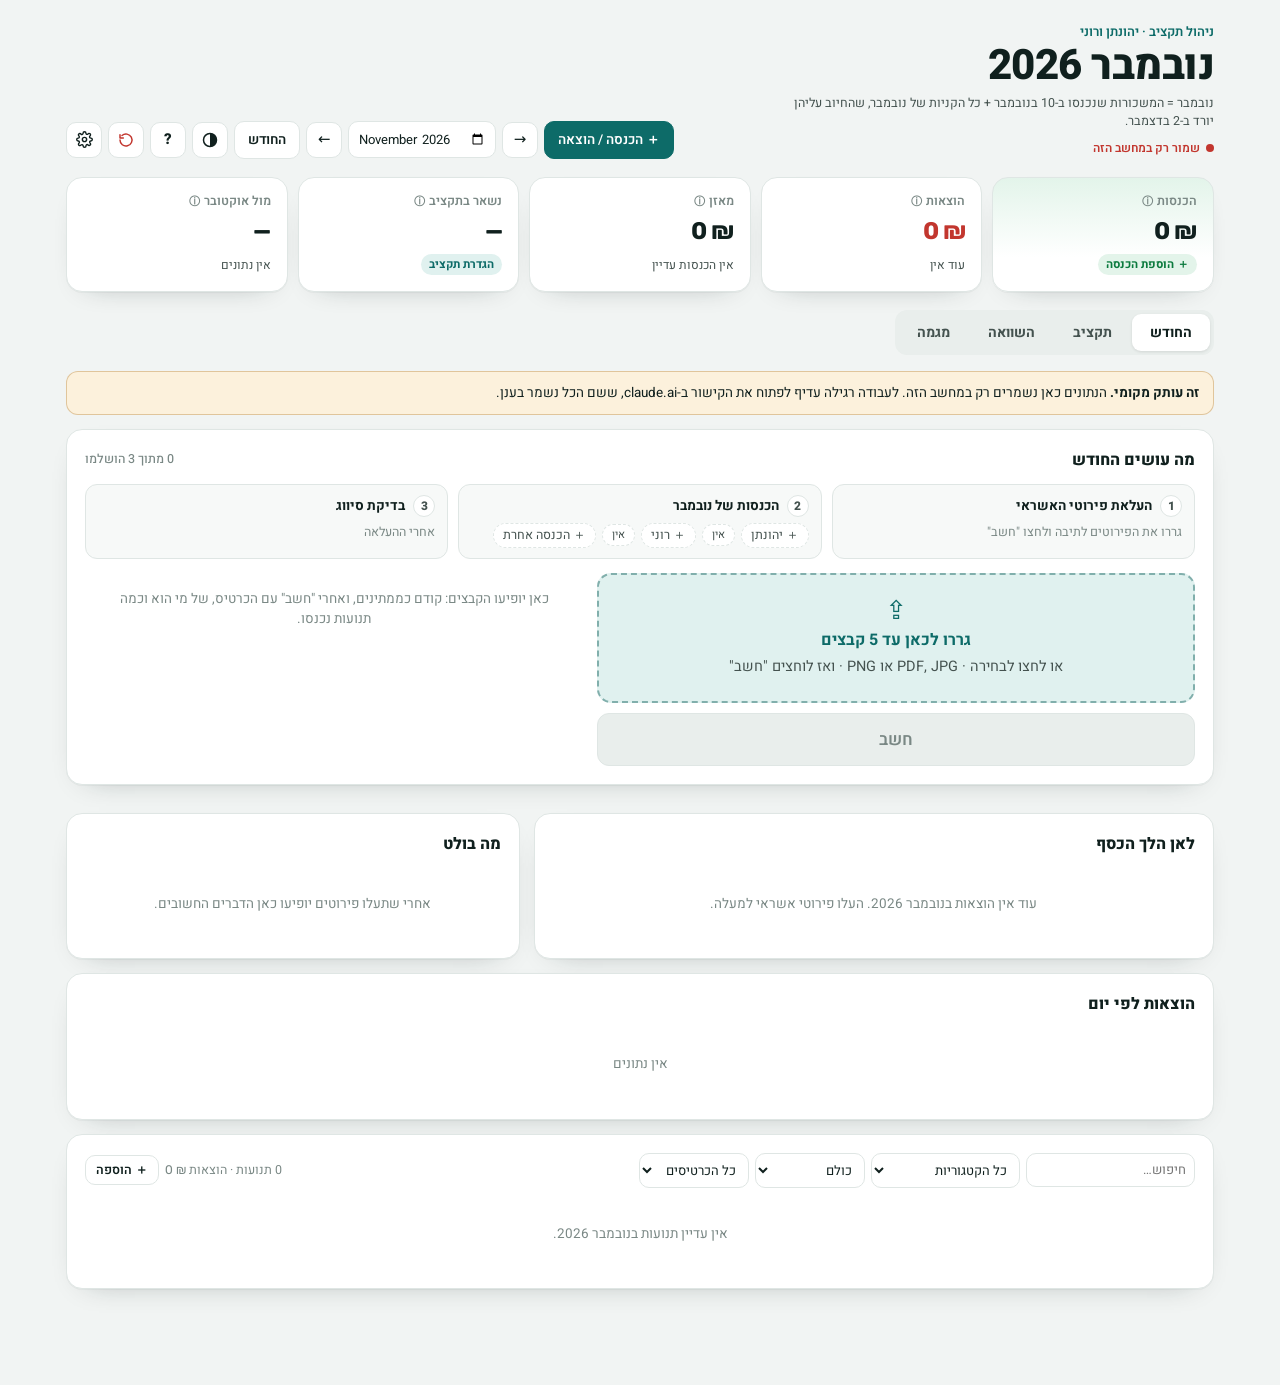
<file: budget/budget.html>
<!DOCTYPE html>
<html lang="he" dir="rtl">
<head>
<meta charset="utf-8">
<meta name="viewport" content="width=device-width,initial-scale=1,viewport-fit=cover">
<title>ניהול תקציב יהונתן ורוני</title>
<link rel="preconnect" href="https://fonts.googleapis.com">
<link rel="preconnect" href="https://fonts.gstatic.com" crossorigin>
<link rel="stylesheet" href="https://fonts.googleapis.com/css2?family=Heebo:wght@400;500;600;700;800&family=Rubik:wght@500;600;700&display=swap">
<style>
/* Layout: a household money desk. Month header, five live tiles, four sheets: this month, budget, comparison, trend. */
:root{
  --bg:#f1f4f3; --surface:#ffffff; --surface-2:#f7f9f8; --sunk:#e9eeec;
  --ink:#10201e; --ink-2:#44524f; --muted:#7a8885;
  --line:#dfe6e4; --grid:#e9eeec;
  --accent:#0d6b68; --accent-2:#13918c; --accent-ink:#ffffff; --accent-soft:#e0f1ef;
  --good:#0b7a3e; --good-soft:#e3f4ea; --bad:#c2362e; --bad-soft:#fbe9e7; --warn:#a05d05; --warn-soft:#fcf1dc;
  --prev:#c7d0ce;
  --k-home:#2a78d6; --k-bills:#4a3aa7; --k-super:#1baf7a; --k-eatout:#eb6834; --k-car:#e0a000; --k-subs:#e87ba4;
  --k-health:#e34948; --k-kids:#008300; --k-shopping:#9b6fd0; --k-fun:#22a6c0; --k-gifts:#c98a4b; --k-finance:#56738a;
  --k-transfers:#8a9a5b; --k-other:#9aa5a3; --k-salary:#0b7a3e; --k-extra:#38a169;
  --shadow:0 1px 0 rgba(16,32,30,.04),0 10px 30px -22px rgba(16,32,30,.45);
  --f-body:"Heebo",system-ui,-apple-system,"Segoe UI",Arial,sans-serif;
  --f-num:"Rubik","Heebo",system-ui,sans-serif;
  --r:16px;
}
@media (prefers-color-scheme: dark){:root:not([data-theme="light"]){
  --bg:#0c1211; --surface:#141c1b; --surface-2:#19221f; --sunk:#101716;
  --ink:#ecf2f0; --ink-2:#b4c2bf; --muted:#86948f;
  --line:#26322f; --grid:#1f2927;
  --accent:#4fb8b2; --accent-2:#6fd0ca; --accent-ink:#04201f; --accent-soft:#14302d;
  --good:#3cc47a; --good-soft:#11301f; --bad:#f07a70; --bad-soft:#3a1916; --warn:#f0b04a; --warn-soft:#33260e;
  --prev:#3a4846;
  --k-home:#3987e5; --k-bills:#9085e9; --k-super:#199e70; --k-eatout:#d95926; --k-car:#c98500; --k-subs:#d55181;
  --k-health:#e66767; --k-kids:#2f9a2f; --k-shopping:#a98be0; --k-fun:#2bb3cc; --k-gifts:#c99a62; --k-finance:#7d97ab;
  --k-transfers:#9fae6e; --k-other:#6f7c79; --k-salary:#3cc47a; --k-extra:#58c08a;
  --shadow:0 1px 0 rgba(0,0,0,.3),0 12px 30px -20px rgba(0,0,0,.85);
  color-scheme:dark}}
:root[data-theme="dark"]{
  --bg:#0c1211; --surface:#141c1b; --surface-2:#19221f; --sunk:#101716;
  --ink:#ecf2f0; --ink-2:#b4c2bf; --muted:#86948f;
  --line:#26322f; --grid:#1f2927;
  --accent:#4fb8b2; --accent-2:#6fd0ca; --accent-ink:#04201f; --accent-soft:#14302d;
  --good:#3cc47a; --good-soft:#11301f; --bad:#f07a70; --bad-soft:#3a1916; --warn:#f0b04a; --warn-soft:#33260e;
  --prev:#3a4846;
  --k-home:#3987e5; --k-bills:#9085e9; --k-super:#199e70; --k-eatout:#d95926; --k-car:#c98500; --k-subs:#d55181;
  --k-health:#e66767; --k-kids:#2f9a2f; --k-shopping:#a98be0; --k-fun:#2bb3cc; --k-gifts:#c99a62; --k-finance:#7d97ab;
  --k-transfers:#9fae6e; --k-other:#6f7c79; --k-salary:#3cc47a; --k-extra:#58c08a;
  --shadow:0 1px 0 rgba(0,0,0,.3),0 12px 30px -20px rgba(0,0,0,.85);
  color-scheme:dark}
*{box-sizing:border-box}
html,body{margin:0}
body{background:var(--bg);color:var(--ink);font-family:var(--f-body);font-size:14.5px;line-height:1.5;-webkit-font-smoothing:antialiased}
.wrap{max-width:1180px;margin:0 auto;padding:22px 16px 96px}
h1,h2,h3{text-wrap:balance}
.n{direction:ltr;unicode-bidi:isolate;font-family:var(--f-num);font-variant-numeric:tabular-nums}
.small{font-size:12.5px;color:var(--muted)}
.pos{color:var(--good)} .neg{color:var(--bad)}
button,input,select,textarea{font:inherit;color:inherit}
:focus-visible{outline:2px solid var(--accent);outline-offset:2px}
[hidden]{display:none!important}

/* header */
.top{display:flex;flex-wrap:wrap;align-items:flex-end;justify-content:space-between;gap:14px 24px;margin-bottom:18px}
.brand .eyebrow{font-size:13px;font-weight:600;color:var(--accent)}
.brand h1{font-size:clamp(30px,5vw,42px);font-weight:800;letter-spacing:-.5px;line-height:1.05;margin:2px 0 6px}
.save{font-size:12px;color:var(--muted);display:inline-flex;align-items:center;gap:6px}
.save i{width:8px;height:8px;border-radius:50%;background:var(--muted)}
.save.cloud i{background:var(--good)} .save.busy i{background:var(--warn)} .save.err i,.save.local i{background:var(--bad)}
.save.local{color:var(--bad);font-weight:600}
.mnav{display:flex;align-items:center;gap:6px;flex-wrap:wrap}
.btn{border:1px solid var(--line);background:var(--surface);color:var(--ink);border-radius:10px;padding:8px 13px;cursor:pointer;font-weight:600;font-size:13.5px;transition:background .15s,border-color .15s,transform .1s}
.btn:hover{border-color:var(--muted)}
.btn:active{transform:translateY(1px)}
.btn.pri{background:var(--accent);border-color:var(--accent);color:var(--accent-ink)}
.btn.pri:hover{background:var(--accent-2);border-color:var(--accent-2)}
.btn.sm{padding:5px 10px;font-size:12.5px}
.btn.ghost{background:transparent;border-color:transparent;color:var(--ink-2)}
.btn.ghost:hover{background:var(--sunk)}
.btn.danger{color:var(--bad);border-color:color-mix(in srgb,var(--bad) 35%,transparent);background:transparent}
.btn:disabled{opacity:.45;cursor:not-allowed}
.ib{width:36px;height:36px;display:inline-grid;place-items:center;border-radius:10px;border:1px solid var(--line);background:var(--surface);cursor:pointer;font-size:15px;color:var(--ink)}
.ib:hover{border-color:var(--muted)}
.ib:disabled{opacity:.35;cursor:not-allowed}
.ib.sm{width:28px;height:28px;font-size:13px;border-color:transparent;background:transparent;color:var(--muted)}
.ib.sm:hover{background:var(--sunk);color:var(--ink)}
#mPick{width:auto;padding:7px 9px;font-size:13px}

/* tiles */
.kpis{display:grid;grid-template-columns:repeat(5,minmax(0,1fr));gap:10px;margin-bottom:18px}
.k{background:var(--surface);border:1px solid var(--line);border-radius:var(--r);padding:14px 16px;box-shadow:var(--shadow);min-width:0;display:flex;flex-direction:column;gap:2px}
.k .kl{font-size:12.5px;color:var(--muted);font-weight:600}
.k .kv{font-family:var(--f-num);font-size:24px;font-weight:700;letter-spacing:-.4px;direction:ltr;text-align:right;unicode-bidi:plaintext;white-space:nowrap;overflow:hidden;text-overflow:ellipsis}
.k .kd{font-size:12px;color:var(--ink-2);min-height:24px;display:flex;align-items:center;gap:6px;flex-wrap:wrap;margin-top:2px}
.k[data-tone="good"] .kv{color:var(--good)} .k[data-tone="bad"] .kv{color:var(--bad)}
.k.inc{background:linear-gradient(180deg,var(--good-soft),var(--surface) 70%)}
@media(max-width:980px){.kpis{grid-template-columns:repeat(3,minmax(0,1fr))}}
@media(max-width:600px){.kpis{grid-template-columns:repeat(2,minmax(0,1fr))}.k .kv{font-size:20px}}
.pill{display:inline-flex;align-items:center;gap:4px;padding:1px 8px;border-radius:999px;font-size:11.5px;font-weight:700;line-height:1.7;white-space:nowrap;border:none}
.pill.good{background:var(--good-soft);color:var(--good)} .pill.bad{background:var(--bad-soft);color:var(--bad)}
.pill.warn{background:var(--warn-soft);color:var(--warn)} .pill.flat{background:var(--sunk);color:var(--ink-2)} .pill.acc{background:var(--accent-soft);color:var(--accent)}
button.pill{cursor:pointer}
button.pill:hover{filter:brightness(.96)}

/* tabs */
.tabs{display:inline-flex;gap:2px;padding:4px;background:var(--sunk);border-radius:12px;margin-bottom:16px;max-width:100%;overflow-x:auto;scrollbar-width:none}
.tab{border:none;background:none;padding:8px 18px;cursor:pointer;color:var(--ink-2);font-weight:700;font-size:14px;border-radius:9px;white-space:nowrap}
.tab:hover{color:var(--ink)}
.tab[aria-selected="true"]{background:var(--surface);color:var(--ink);box-shadow:0 1px 3px rgba(0,0,0,.1)}
.panel{display:grid;gap:14px}

/* sheets */
.sheet{background:var(--surface);border:1px solid var(--line);border-radius:var(--r);padding:18px;box-shadow:var(--shadow);min-width:0}
.sheet>h2{font-size:16px;font-weight:800;margin:0 0 12px;display:flex;align-items:center;justify-content:space-between;gap:8px;flex-wrap:wrap}
.sheet>h2 .sub{font-weight:500;color:var(--muted);font-size:12.5px}
.g2{display:grid;grid-template-columns:repeat(2,minmax(0,1fr));gap:14px;align-items:start}
.g32{display:grid;grid-template-columns:minmax(0,3fr) minmax(0,2fr);gap:14px;align-items:start}
.stack{display:grid;gap:14px;align-content:start}
@media(max-width:900px){.g2,.g32{grid-template-columns:minmax(0,1fr)}}
.row{display:flex;flex-wrap:wrap;gap:8px;align-items:center}
.empty{text-align:center;color:var(--muted);padding:26px 10px;font-size:13.5px}
.note{border-radius:12px;padding:11px 14px;font-size:13.5px;background:var(--accent-soft);border:1px solid color-mix(in srgb,var(--accent) 25%,transparent);display:flex;gap:10px;align-items:center;flex-wrap:wrap;justify-content:space-between}
.note.warn{background:var(--warn-soft);border-color:color-mix(in srgb,var(--warn) 30%,transparent)}
.note.bad{background:var(--bad-soft);border-color:color-mix(in srgb,var(--bad) 30%,transparent)}

/* forms */
input,select,textarea{background:var(--surface);border:1px solid var(--line);border-radius:10px;padding:8px 10px;width:100%;min-width:0;font-size:14px}
input:focus,select:focus{outline:none;border-color:var(--accent);box-shadow:0 0 0 3px color-mix(in srgb,var(--accent) 20%,transparent)}
input[type=number]{font-family:var(--f-num)}
.f{display:flex;flex-direction:column;gap:3px;min-width:0}
.f label{font-size:12px;font-weight:600;color:var(--muted)}
.chk{display:flex;align-items:center;gap:7px;font-size:13.5px;border:1px solid var(--line);border-radius:10px;padding:8px 10px;cursor:pointer;background:var(--surface)}
.chk input{width:auto;margin:0}
.chips{display:flex;flex-wrap:wrap;gap:6px;align-items:center}
.chip{border:1px solid var(--line);background:var(--surface-2);border-radius:999px;padding:4px 11px;font-size:12.5px;cursor:pointer;display:inline-flex;gap:6px;align-items:center}
.chip:hover{border-color:var(--accent);color:var(--accent)}
.hint{font-size:12.5px;color:var(--accent);min-height:18px}

/* upload */
.uplgrid{display:grid;grid-template-columns:minmax(0,1.2fr) minmax(0,1fr);gap:14px;align-items:stretch}
@media(max-width:820px){.uplgrid{grid-template-columns:minmax(0,1fr)}}
.drop{display:flex;flex-direction:column;align-items:center;justify-content:center;gap:4px;min-height:130px;border:2px dashed color-mix(in srgb,var(--accent) 45%,var(--line));border-radius:14px;background:var(--accent-soft);cursor:pointer;text-align:center;padding:14px;color:var(--ink-2);transition:background .15s}
.drop:hover{background:color-mix(in srgb,var(--accent) 14%,var(--surface))}
.drop b{color:var(--accent);font-size:16px}
.drop .ic{font-size:26px;line-height:1;color:var(--accent)}
.drop.over{border-style:solid;background:color-mix(in srgb,var(--accent) 20%,var(--surface))}
.drop.full{opacity:.5;pointer-events:none}
.files{display:grid;gap:6px;align-content:start}
.file{display:grid;grid-template-columns:34px minmax(0,1fr) auto;gap:10px;align-items:center;padding:8px 10px;border:1px solid var(--line);border-radius:12px;background:var(--surface-2)}
.file .ft{width:34px;height:34px;border-radius:9px;display:grid;place-items:center;font-size:10.5px;font-weight:800;color:#fff;background:var(--accent);letter-spacing:.3px}
.file .ft.pdf{background:#c2362e}.file .ft.img{background:#4a3aa7}
.file .fn{font-weight:600;font-size:13.5px;overflow:hidden;text-overflow:ellipsis;white-space:nowrap}
.file .fs{font-size:12px;color:var(--muted)}
.file.err{border-color:color-mix(in srgb,var(--bad) 40%,var(--line))}
.spin{display:inline-block;width:12px;height:12px;border:2px solid currentColor;border-inline-end-color:transparent;border-radius:50%;animation:sp .8s linear infinite;vertical-align:-1px;margin-inline-end:4px}
@keyframes sp{to{transform:rotate(360deg)}}

/* tables */
.tw{overflow:auto;border:1px solid var(--line);border-radius:12px;max-height:560px}
.tw.free{max-height:none}
table{width:100%;border-collapse:collapse;font-size:13.5px}
th{text-align:right;font-size:12px;font-weight:700;color:var(--muted);padding:9px 8px;border-bottom:1px solid var(--line);background:var(--surface-2);position:sticky;top:0;z-index:1;white-space:nowrap}
td{padding:7px 8px;border-bottom:1px solid var(--grid);vertical-align:middle}
tbody tr:hover td{background:color-mix(in srgb,var(--accent) 4%,transparent)}
tfoot td{font-weight:700;background:var(--surface-2);border-top:1px solid var(--line);border-bottom:none}
td.num,th.num{text-align:left;white-space:nowrap}
td.num{font-family:var(--f-num);font-variant-numeric:tabular-nums;font-weight:500}
.sw{display:inline-block;width:10px;height:10px;border-radius:3px;margin-inline-end:7px;vertical-align:middle;flex:0 0 auto}
.catbtn{border:1px dashed transparent;background:none;padding:2px 6px;margin:-2px -6px;border-radius:7px;cursor:pointer;display:inline-flex;align-items:center;white-space:nowrap}
.catbtn:hover{border-color:var(--line);background:var(--surface-2)}
.tag{display:inline-block;font-size:11.5px;padding:0 7px;border-radius:6px;background:var(--sunk);color:var(--ink-2);white-space:nowrap;line-height:1.75}
.tag.fix{background:var(--warn-soft);color:var(--warn)}
.tools{display:flex;flex-wrap:wrap;gap:8px;align-items:center;justify-content:space-between;margin-bottom:10px}
.tools .grp{display:flex;flex-wrap:wrap;gap:6px;align-items:center}
.tools input,.tools select{width:auto;min-width:110px;font-size:13px;padding:6px 8px}
.imprev td{padding:4px 6px}
.imprev input,.imprev select{padding:4px 6px;font-size:13px}
.imprev tr.off td{opacity:.42}
.imprev tr.fh td{background:var(--surface-2);font-weight:700}

/* category bars */
.cb{display:grid;grid-template-columns:minmax(0,150px) minmax(0,1fr) auto;gap:10px;align-items:center;padding:5px 0}
.cb .nm{font-size:13.5px;font-weight:600;overflow:hidden;text-overflow:ellipsis;white-space:nowrap}
.cb .tr{height:10px;background:var(--sunk);border-radius:5px;overflow:hidden;position:relative}
.cb .tr i{position:absolute;inset-block:0;inset-inline-start:0;border-radius:5px}
.cb .tr b{position:absolute;top:-3px;bottom:-3px;width:2px;background:var(--ink);opacity:.55;border-radius:1px}
.cb .v{font-family:var(--f-num);font-size:13px;font-weight:600;white-space:nowrap;text-align:left;min-width:92px}
.cb .v span{color:var(--muted);font-weight:500;font-size:12px}
@media(max-width:560px){.cb{grid-template-columns:minmax(0,1fr) auto}.cb .bars2{grid-column:1/-1;order:3}}
.hl{display:grid;grid-template-columns:30px minmax(0,1fr);gap:10px;padding:9px 0;border-bottom:1px solid var(--grid);align-items:start}
.hl:last-child{border-bottom:none}
.hl .ic{width:30px;height:30px;border-radius:9px;display:grid;place-items:center;background:var(--accent-soft);color:var(--accent);font-weight:800;font-size:14px}
.hl.good .ic{background:var(--good-soft);color:var(--good)} .hl.bad .ic{background:var(--bad-soft);color:var(--bad)} .hl.warn .ic{background:var(--warn-soft);color:var(--warn)}
.hl .t{font-weight:700;font-size:13.5px}
.hl .d{font-size:12.5px;color:var(--ink-2)}

/* budget */
.bgrid{display:grid;grid-template-columns:repeat(auto-fill,minmax(210px,1fr));gap:10px}
.bc{background:var(--surface);border:1px solid var(--line);border-radius:14px;padding:12px 14px;box-shadow:var(--shadow);display:grid;gap:6px;position:relative;overflow:hidden}
.bc::before{content:"";position:absolute;inset-inline-start:0;top:0;bottom:0;width:4px;background:var(--c)}
.bc .bn{font-weight:700;font-size:13.5px;display:flex;justify-content:space-between;gap:6px}
.bc .bs{font-family:var(--f-num);font-size:20px;font-weight:700;direction:ltr;text-align:right}
.bc .bb{display:flex;align-items:center;gap:6px;font-size:12px;color:var(--muted)}
.bc .bb input{width:96px;padding:4px 7px;font-size:13px}
.track{height:8px;background:var(--sunk);border-radius:4px;overflow:hidden}
.track i{display:block;height:100%;border-radius:4px;transition:width .3s}
.bc.over{border-color:color-mix(in srgb,var(--bad) 40%,var(--line))}
.ring{display:grid;grid-template-columns:auto minmax(0,1fr);gap:20px;align-items:center}
@media(max-width:560px){.ring{grid-template-columns:minmax(0,1fr);justify-items:center}}

/* comparison */
.vs{display:grid;grid-template-columns:minmax(0,1fr) auto minmax(0,1fr);gap:14px;align-items:center;text-align:center}
.vs .side{padding:14px;border-radius:14px;background:var(--surface-2);border:1px solid var(--line)}
.vs .side.cur{background:var(--accent-soft);border-color:color-mix(in srgb,var(--accent) 30%,var(--line))}
.vs .lbl{font-size:13px;font-weight:700;color:var(--ink-2)}
.vs .big{font-family:var(--f-num);font-size:30px;font-weight:800;direction:ltr;letter-spacing:-.5px}
.vs .mid{display:grid;justify-items:center;gap:4px}
.vs .delta{font-family:var(--f-num);font-size:22px;font-weight:800;direction:ltr;white-space:nowrap}
.vs .mini{display:flex;justify-content:center;gap:14px;font-size:12.5px;color:var(--ink-2);margin-top:6px;flex-wrap:wrap}
@media(max-width:620px){.vs{grid-template-columns:minmax(0,1fr)}.vs .big{font-size:26px}}
.pair{display:grid;grid-template-columns:minmax(0,140px) minmax(0,1fr) auto;gap:10px;align-items:center;padding:7px 0;border-bottom:1px solid var(--grid)}
.pair:last-child{border-bottom:none}
.pair .nm{font-weight:600;font-size:13.5px;overflow:hidden;text-overflow:ellipsis;white-space:nowrap}
.pair .bars{display:grid;gap:3px}
.pair .bar{display:flex;align-items:center;gap:6px;font-size:11.5px;color:var(--muted);font-family:var(--f-num)}
.pair .bar i{display:block;height:9px;border-radius:5px;min-width:2px}
.pair .chg{font-family:var(--f-num);font-size:13px;font-weight:700;white-space:nowrap;direction:ltr;min-width:84px;text-align:left}
@media(max-width:560px){.pair{grid-template-columns:minmax(0,1fr) auto}.pair .bars{grid-column:1/-1;order:3}}
.lgd{display:flex;gap:14px;font-size:12.5px;color:var(--ink-2);flex-wrap:wrap}
.mover{display:flex;justify-content:space-between;gap:10px;padding:7px 0;border-bottom:1px solid var(--grid);font-size:13.5px}
.mover:last-child{border-bottom:none}

/* trend */
.spk{display:grid;grid-template-columns:minmax(0,150px) minmax(0,1fr) auto auto;gap:12px;align-items:center;padding:7px 0;border-bottom:1px solid var(--grid)}
.spk:last-child{border-bottom:none}
.spk .nm{font-weight:600;font-size:13.5px;overflow:hidden;text-overflow:ellipsis;white-space:nowrap}
.spk svg{width:100%;height:32px;display:block}
.spk .avg{font-family:var(--f-num);font-size:12.5px;color:var(--ink-2);white-space:nowrap;text-align:left}
@media(max-width:560px){.spk{grid-template-columns:minmax(0,1fr) auto}.spk svg{grid-column:1/-1;order:3}.spk .avg{display:none}}

/* charts */
svg.chart{direction:ltr;display:block;width:100%;height:auto;overflow:visible}
svg.chart text{fill:var(--muted);font-family:var(--f-num)}
svg.chart text.val{fill:var(--ink-2);font-weight:600}

/* overlays */
#tip{position:fixed;z-index:200;pointer-events:none;background:var(--ink);color:var(--bg);font-size:12.5px;padding:6px 10px;border-radius:8px;max-width:260px;opacity:0;transition:opacity .12s;white-space:pre-line}
#tip.on{opacity:1}
#toast{position:fixed;left:50%;transform:translateX(-50%);bottom:calc(22px + env(safe-area-inset-bottom,0px));z-index:150;background:var(--ink);color:var(--bg);padding:10px 15px;border-radius:12px;font-size:13.5px;display:flex;gap:10px;align-items:center;max-width:calc(100% - 32px);box-shadow:0 14px 30px -10px rgba(0,0,0,.5)}
#toast button{background:transparent;border:1px solid color-mix(in srgb,var(--bg) 40%,transparent);color:var(--bg);border-radius:8px;padding:3px 10px;cursor:pointer;font-size:12.5px;white-space:nowrap}
.dlg{position:fixed;inset:0;z-index:110;background:rgba(8,14,13,.5);display:grid;place-items:center;padding:16px}
.dlg .box{background:var(--surface);border:1px solid var(--line);border-radius:18px;padding:20px;width:min(600px,100%);max-height:92vh;overflow:auto;box-shadow:0 30px 60px -20px rgba(0,0,0,.5)}
.dlghead{display:flex;justify-content:space-between;align-items:center;margin-bottom:12px}
.dlghead h3{margin:0;font-size:18px;font-weight:800}
.entry{display:grid;grid-template-columns:repeat(2,minmax(0,1fr));gap:10px;align-items:end}
.entry .wide{grid-column:1/-1}
#fAmount{font-size:22px;padding:9px 11px;font-weight:700}
.seg{display:inline-flex;background:var(--sunk);border-radius:11px;padding:3px;margin-bottom:12px}
.seg button{border:none;background:none;padding:7px 20px;border-radius:9px;cursor:pointer;font-weight:700;color:var(--ink-2)}
.seg button[aria-pressed="true"]{background:var(--surface);color:var(--bad);box-shadow:0 1px 3px rgba(0,0,0,.12)}
.seg button[data-k="income"][aria-pressed="true"]{color:var(--good)}
#modal .mb{font-size:13.5px;color:var(--ink-2);margin-bottom:16px}
#modal .mf{display:flex;gap:8px;flex-wrap:wrap}
.fab{position:fixed;left:16px;bottom:calc(18px + env(safe-area-inset-bottom,0px));z-index:90;width:58px;height:58px;border-radius:50%;border:none;background:var(--accent);color:var(--accent-ink);font-size:30px;line-height:1;cursor:pointer;box-shadow:0 12px 26px -8px rgba(0,0,0,.45);display:none}
@media(max-width:760px){.fab{display:block}.mnav .addbtn{display:none}}
/* period line, monthly steps, reset */
.period{font-size:12.5px;color:var(--ink-2);margin:0 0 6px;max-width:62ch}
.steps{display:grid;grid-template-columns:repeat(3,minmax(0,1fr));gap:10px;margin-bottom:14px}
@media(max-width:820px){.steps{grid-template-columns:minmax(0,1fr)}}
.step{border:1px solid var(--line);border-radius:12px;padding:10px 12px;background:var(--surface-2);display:grid;gap:6px;align-content:start}
.step.done{background:var(--good-soft);border-color:color-mix(in srgb,var(--good) 30%,var(--line))}
.step .sh{display:flex;align-items:center;gap:8px;font-weight:700;font-size:13.5px}
.step .no{width:22px;height:22px;border-radius:50%;display:grid;place-items:center;font-size:12px;font-weight:800;background:var(--surface);border:1px solid var(--line);color:var(--ink-2);flex:0 0 auto}
.step.done .no{background:var(--good);color:#fff;border-color:var(--good)}
.tick{display:inline-flex;align-items:center;gap:4px;font-size:12.5px;padding:2px 9px;border-radius:999px;border:1px dashed var(--line);background:var(--surface);color:var(--ink-2);cursor:default}
.tick.ok{border-style:solid;border-color:transparent;background:var(--good-soft);color:var(--good);font-weight:700}
button.tick{cursor:pointer}button.tick:hover{border-color:var(--accent);color:var(--accent)}
.cb .tr.pv{height:4px;margin-top:3px;background:transparent}
.cb .tr.pv i{background:var(--prev)}
.cb .bars2{display:grid}
.cb .dd{font-size:11.5px;font-weight:700;font-family:var(--f-num);direction:ltr;display:block;text-align:left}
.k .kl i{font-style:normal;color:var(--muted);font-size:11px;margin-inline-start:4px;cursor:help}
.ib.reset{color:var(--bad)}
.help h4{margin:16px 0 4px;font-size:15px;color:var(--accent)}
.help h4:first-child{margin-top:0}
.help p,.help li{font-size:14px;line-height:1.7;color:var(--ink)}
.help ol,.help ul{margin:0;padding-inline-start:20px;display:grid;gap:4px}
.upcol{display:grid;gap:10px;align-content:start}
.calc{font-size:17px;padding:13px;border-radius:12px;display:flex;justify-content:center;align-items:center;gap:8px}
.btn.pri.calc:disabled,.btn.pri.calc:disabled:hover{background:var(--sunk);border-color:var(--line);color:var(--muted);opacity:1;transform:none}
.file .who{width:auto;padding:2px 6px;font-size:12px;border-radius:7px}
.sumgrid{display:grid;grid-template-columns:repeat(3,minmax(0,1fr));gap:10px;margin-bottom:10px}
.sumgrid .sb{border-radius:12px;padding:10px 12px;background:var(--surface-2);border:1px solid var(--line)}
.sumgrid .sb b{display:block;font-family:var(--f-num);font-size:24px}
.sumgrid .sb.ok{background:var(--good-soft)}
@media(max-width:560px){.sumgrid{grid-template-columns:minmax(0,1fr)}}
.spark{border:none;cursor:pointer;font:inherit;font-size:11.5px;font-weight:800;padding:2px 9px;border-radius:999px;color:#fff;
  background:linear-gradient(90deg,#7c3aed,#db2777,#f59e0b,#7c3aed);background-size:300% 100%;animation:shine 3s linear infinite;box-shadow:0 0 0 0 rgba(219,39,119,.5);animation:shine 3s linear infinite,pulse 2s ease-out infinite;white-space:nowrap}
.spark:hover{filter:brightness(1.1)}
@keyframes shine{to{background-position:300% 0}}
@keyframes pulse{0%{box-shadow:0 0 0 0 rgba(219,39,119,.45)}70%{box-shadow:0 0 0 7px rgba(219,39,119,0)}100%{box-shadow:0 0 0 0 rgba(219,39,119,0)}}
tr.rvrow td{background:color-mix(in srgb,#db2777 6%,transparent)}
@media(prefers-reduced-motion:reduce){*{transition:none!important;animation:none!important}}
</style>
</head>
<body>
<div class="wrap">
  <header class="top">
    <div class="brand">
      <div class="eyebrow" id="brand">ניהול תקציב</div>
      <h1 id="mLabel">—</h1>
      <p class="period" id="period"></p>
      <span class="save busy" id="saveState"><i></i><span>מתחבר…</span></span>
    </div>
    <div class="mnav">
      <button class="btn pri addbtn" data-act="openAdd">＋ הכנסה / הוצאה</button>
      <button class="ib" data-act="mPrev" title="חודש קודם" aria-label="חודש קודם">→</button>
      <input type="month" id="mPick" aria-label="בחירת חודש">
      <button class="ib" data-act="mNext" title="חודש הבא" aria-label="חודש הבא">←</button>
      <button class="btn" data-act="mToday">החודש</button>
      <button class="ib" data-act="theme" title="בהיר / כהה" aria-label="החלפת מצב תצוגה"><svg width="16" height="16" viewBox="0 0 16 16" aria-hidden="true"><circle cx="8" cy="8" r="6.5" fill="none" stroke="currentColor" stroke-width="1.5"/><path d="M8 1.5a6.5 6.5 0 0 1 0 13z" fill="currentColor"/></svg></button>
      <button class="ib" data-act="openHelp" title="איך משתמשים" aria-label="איך משתמשים" style="font-weight:800">?</button>
      <button class="ib reset" data-act="resetAsk" title="איפוס" aria-label="איפוס"><svg width="16" height="16" viewBox="0 0 24 24" fill="none" stroke="currentColor" stroke-width="2.2" stroke-linecap="round" stroke-linejoin="round" aria-hidden="true"><path d="M3 12a9 9 0 1 0 3-6.7"/><path d="M3 4v5h5"/></svg></button>
      <button class="ib" data-act="openSettings" title="הגדרות" aria-label="הגדרות"><svg width="17" height="17" viewBox="0 0 24 24" aria-hidden="true" fill="none" stroke="currentColor" stroke-width="2" stroke-linecap="round" stroke-linejoin="round"><circle cx="12" cy="12" r="3"/><path d="M19.4 15a1.7 1.7 0 0 0 .3 1.8l.1.1a2 2 0 1 1-2.8 2.8l-.1-.1a1.7 1.7 0 0 0-1.8-.3 1.7 1.7 0 0 0-1 1.5V21a2 2 0 1 1-4 0v-.1a1.7 1.7 0 0 0-1.1-1.5 1.7 1.7 0 0 0-1.8.3l-.1.1a2 2 0 1 1-2.8-2.8l.1-.1a1.7 1.7 0 0 0 .3-1.8 1.7 1.7 0 0 0-1.5-1H3a2 2 0 1 1 0-4h.1a1.7 1.7 0 0 0 1.5-1.1 1.7 1.7 0 0 0-.3-1.8l-.1-.1a2 2 0 1 1 2.8-2.8l.1.1a1.7 1.7 0 0 0 1.8.3H9a1.7 1.7 0 0 0 1-1.5V3a2 2 0 1 1 4 0v.1a1.7 1.7 0 0 0 1 1.5 1.7 1.7 0 0 0 1.8-.3l.1-.1a2 2 0 1 1 2.8 2.8l-.1.1a1.7 1.7 0 0 0-.3 1.8V9a1.7 1.7 0 0 0 1.5 1H21a2 2 0 1 1 0 4h-.1a1.7 1.7 0 0 0-1.5 1z"/></svg></button>
    </div>
  </header>

  <section class="kpis" id="kpis" aria-label="סיכום החודש"></section>

  <nav class="tabs" role="tablist" id="tabs">
    <button class="tab" role="tab" data-tab="month">החודש</button>
    <button class="tab" role="tab" data-tab="budget">תקציב</button>
    <button class="tab" role="tab" data-tab="compare">השוואה</button>
    <button class="tab" role="tab" data-tab="trend">מגמה</button>
  </nav>

  <main>
    <section class="panel" id="panel-month">
      <div id="banner" class="stack"></div>
      <div class="sheet">
        <h2>מה עושים החודש <span class="sub" id="uplSub"></span></h2>
        <div class="steps" id="steps"></div>
        <div class="uplgrid">
          <div class="upcol">
          <label class="drop" id="drop" for="impFile">
            <span class="ic">⇪</span>
            <b>גררו לכאן עד 5 קבצים</b>
            <span>או לחצו לבחירה · PDF, JPG או PNG · ואז לוחצים "חשב"</span>
            <input type="file" id="impFile" multiple accept="application/pdf,.pdf,image/png,image/jpeg,image/webp" hidden>
          </label>
          <button class="btn pri calc" id="calcBtn" data-act="calc" disabled>חשב</button>
          </div>
          <div class="files" id="files"></div>
        </div>
      </div>
      <div id="impReview"></div>
      <div class="g32">
        <div class="sheet"><h2>לאן הלך הכסף <span class="sub" id="catSub"></span></h2><div id="catBars"></div></div>
        <div class="sheet"><h2>מה בולט</h2><div id="highlights"></div></div>
      </div>
      <div class="sheet"><h2>הוצאות לפי יום <span class="sub" id="dailySub"></span></h2><div id="daily"></div></div>
      <div class="sheet">
        <div class="tools">
          <div class="grp">
            <input type="search" id="fSearch" placeholder="חיפוש…" aria-label="חיפוש">
            <select id="fFilterCat" aria-label="סינון לפי קטגוריה"></select>
            <select id="fFilterWho" aria-label="סינון לפי מי"></select>
            <select id="fFilterNote" aria-label="סינון לפי כרטיס"></select>
          </div>
          <div class="grp"><span class="small" id="rowsCount"></span><button class="btn sm" data-act="openAdd">＋ הוספה</button></div>
        </div>
        <div id="rowsTable"></div>
      </div>
    </section>
    <section class="panel" id="panel-budget" hidden></section>
    <section class="panel" id="panel-compare" hidden></section>
    <section class="panel" id="panel-trend" hidden></section>
  </main>
</div>

<div id="addDlg" class="dlg" hidden><div class="box" role="dialog" aria-modal="true" aria-labelledby="formTitle">
  <div class="dlghead"><h3 id="formTitle">הוספה</h3><button class="ib sm" data-act="closeAdd" aria-label="סגירה">✕</button></div>
  <div class="seg" role="group" aria-label="סוג"><button type="button" data-act="kind" data-k="expense" aria-pressed="true">הוצאה</button><button type="button" data-act="kind" data-k="income" aria-pressed="false">הכנסה</button></div>
  <div class="chips" id="incChips" style="margin-bottom:10px" hidden></div>
  <form class="entry" id="rowForm" autocomplete="off">
    <div class="f"><label for="fAmount">סכום (₪)</label><input type="number" id="fAmount" step="0.01" min="0" required inputmode="decimal"></div>
    <div class="f" id="fDateWrap"><label for="fDate">תאריך</label><input type="date" id="fDate"></div>
    <div class="f" id="fMonthWrap" hidden><label for="fMonth">שייך לחודש</label><select id="fMonth"></select></div>
    <div class="f wide"><label for="fDesc">תיאור</label><input id="fDesc" list="descList" placeholder="למשל: משכורת, מלגה, תגמול מילואים, שכירות"></div>
    <div class="f"><label for="fCat">קטגוריה</label><select id="fCat" required></select></div>
    <div class="f"><label for="fWho">של מי</label><select id="fWho"></select></div>
    <div class="f"><label for="fNote">כרטיס / מקור</label><input id="fNote" list="noteList" placeholder="כאל, מקס, העברה בנקאית…"></div>
    <label class="chk" for="fFixed" style="align-self:end"><input type="checkbox" id="fFixed"> קבוע, חוזר כל חודש</label>
    <div class="row wide" style="margin-top:4px"><button type="submit" class="btn pri" id="fSubmit" style="flex:1;padding:11px">הוסף</button><button type="button" class="btn danger" id="fDelete" data-act="delEdit" hidden>מחיקה</button></div>
  </form>
  <div class="hint" id="fHint" style="margin-top:8px"></div>
  <datalist id="descList"></datalist><datalist id="noteList"></datalist>
</div></div>

<div id="helpDlg" class="dlg" hidden><div class="box" role="dialog" aria-modal="true" aria-labelledby="helpTitle" style="width:min(680px,100%)">
  <div class="dlghead"><h3 id="helpTitle">איך משתמשים, בכמה דקות בחודש</h3><button class="ib sm" data-act="closeHelp" aria-label="סגירה">✕</button></div>
  <div class="help">
   <h4>החוק אחד: מה שייך לאיזה חודש</h4>
   <p><b>כל חודש = המשכורות שנכנסו בו (ב-10 לחודש) + כל הקניות שנעשו בו</b> (לפי תאריך העסקה בפירוט). לדוגמה, אוקטובר = המשכורת שנכנסה ב-10 באוקטובר + הקניות של אוקטובר. החיוב על הקניות האלה יורד ב-2 בנובמבר, עוד לפני המשכורת הבאה, ולכן הוא משולם מהמשכורת של אוקטובר. ככה כל חודש נסגר עם הכסף שבאמת שילם עליו.</p>
   <h4>פעם בחודש, ב-1 עד 4 לחודש</h4>
   <ol>
    <li>פותחים את המערכת. בשבוע הראשון של החודש היא נפתחת לבד על החודש שנגמר. בראש הטאב "החודש" יש 3 צעדים, וכל צעד מקבל ✓ כשהוא מוכן.</li>
    <li><b>פירוטי אשראי:</b> מורידים מאתר כל חברת אשראי את הפירוט של החודש שנגמר (PDF, או צילום מסך) וגוררים לתיבה, עד 5 קבצים. הם מחכים ברשימה. לוחצים <b>"חשב"</b>, והמערכת קוראת את כולם, מזהה את הכרטיס ואת מי הוא שייך, מסווגת כל קנייה ושומרת. בסוף מופיע סיכום: כמה נוספו וכמה כפולות דולגו.</li>
    <li>קובץ שכבר הועלה מזוהה ולא נספר שוב, וגם תנועה שכבר קיימת (אותו סכום, אותו בית עסק, עד יומיים הבדל) מדולגת. אם כרטיס שויך לאדם הלא נכון, משנים "של" ברשימת הקבצים. קטגוריה לא נכונה מתקנים בלחיצה עליה בטבלה, והמערכת זוכרת.</li>
    <li><b>הכנסות:</b> בצעד 2 לוחצים על השם (יהונתן / רוני) ומקלידים את המשכורת שנכנסה ב-10 של אותו חודש. החודש כבר נבחר נכון. מלגה, מילואים, מענק או החזר מוסיפים ב"הכנסה אחרת". אפשר גם להזין משכורת ביום שהיא נכנסת.</li>
    <li><b>✨ לסווג:</b> תנועה שהמערכת לא בטוחה בה מקבלת סימן זוהר במקום ניחוש. בצעד 3 לוחצים "X תנועות מחכות לך ✨", בוחרים קטגוריה לכל אחת, והסימן נעלם. המערכת זוכרת את הבחירה לפעם הבאה.</li>
    <li><b>סיווג:</b> אם נשאר כסף ב"שונות", לוחצים על הצעד והטבלה מציגה רק אותן. לוחצים על שם הקטגוריה בשורה ובוחרים. אפשר לעדכן בבת אחת את כל התנועות מאותו בית עסק.</li>
   </ol>
   <h4>מה רואים</h4>
   <ul>
    <li><b>השורה העליונה:</b> הכנסות, הוצאות, מאזן, כמה נשאר בתקציב, והשוואה לחודש הקודם. מעבר עם העכבר על כל מספר מסביר איך הוא מחושב.</li>
    <li><b>מאזן בפלוס</b> = המשכורות של החודש כיסו את כל הקניות שלו, ונשאר כסף. במינוס = הוצאתם יותר ממה שנכנס.</li>
    <li><b>החודש:</b> לאן הלך הכסף לפי קטגוריה, כולל פס אפור דק של החודש הקודם וחץ ▲ אדום (יותר) או ▼ ירוק (פחות). מתחת: הוצאות לפי יום וכל התנועות.</li>
    <li><b>תקציב:</b> קובעים סכום לחודש לכל קטגוריה, או לוחצים "מלא תקציב לפי מה שהוצאנו בפועל". למטה מגדירים <b>קבועות כל חודש</b>, רק מה שלא מגיע בפירוט האשראי (שכירות, ועד, ארנונה, הוראות קבע מהבנק). לכל קבועה יש "מחודש" ו"עד". שינוי סכום שואל מאיזה חודש הוא חל, וחודשים קודמים נשארים עם הסכום שבאמת שולם.</li>
    <li><b>חודש חריג</b> (מעבר דירה, חצי חודש שכירות): רושמים את מה שבאמת יצא באותו חודש כהוצאה רגילה בכפתור "＋ הכנסה / הוצאה", בלי לסמן "קבוע", ומתחילים את הקבועה מהחודש המלא הראשון.</li>
    <li><b>השוואה:</b> חודש מול החודש שלפניו: סך הכל, כל קטגוריה, מה עלה ומה ירד, לפי מי ולפי כרטיס.</li>
    <li><b>מגמה:</b> כל החודשים ברצף: הכנסות מול הוצאות, כמה נשאר מצטבר, וגרף קטן לכל קטגוריה.</li>
   </ul>
   <h4>חשוב לדעת</h4>
   <ul>
    <li>הכל נשמר אוטומטית בענן של חשבון Claude. הנקודה הירוקה "נשמר בענן" למעלה מאשרת את זה. נקודה אדומה אומרת שאתם לא מחוברים, ואז לא להזין נתונים.</li>
    <li>הוצאה ידנית (מזומן, העברה בנקאית) מוסיפים בכפתור "＋ הכנסה / הוצאה". סימון "קבוע, חוזר כל חודש" מוסיף אותה לקבועות.</li>
    <li>טעות בקובץ? ברשימת הקבצים לוחצים ✕ ליד הקובץ, וכל התנועות שלו נמחקות. אפשר להעלות שוב.</li>
    <li>כפתור האיפוס (החץ העגול האדום) מוחק את החודש הנוכחי או את הכל.</li>
    <li>יום המשכורת (10) ויום חיוב האשראי (2) נמצאים בהגדרות, בגלגל השיניים.</li>
   </ul>
  </div>
</div></div>
<div id="setDlg" class="dlg" hidden><div class="box" role="dialog" aria-modal="true" aria-labelledby="setTitle">
  <div class="dlghead"><h3 id="setTitle">הגדרות</h3><button class="ib sm" data-act="closeSettings" aria-label="סגירה">✕</button></div>
  <div id="setBody"></div>
</div></div>

<div id="modal" class="dlg" hidden><div class="box" role="dialog" aria-modal="true" aria-labelledby="mTitle"><div class="dlghead"><h3 id="mTitle"></h3></div><div class="mb" id="mBody"></div><div class="mf" id="mFoot"></div></div></div>
<button class="fab" data-act="openAdd" aria-label="הוספת הכנסה או הוצאה">＋</button>
<script type="application/json" id="seed">{}</script>
<div id="tip" role="tooltip"></div>
<div id="toast" role="status" hidden></div>

<script>
'use strict';
/* ---------- 1. helpers ---------- */
const $=(s,r=document)=>r.querySelector(s), $$=(s,r=document)=>[...r.querySelectorAll(s)];
const uid=()=>Math.random().toString(36).slice(2,14);
const NF=new Intl.NumberFormat('he-IL',{maximumFractionDigits:0});
const NF2=new Intl.NumberFormat('he-IL',{minimumFractionDigits:2,maximumFractionDigits:2});
const MONTHS=['ינואר','פברואר','מרץ','אפריל','מאי','יוני','יולי','אוגוסט','ספטמבר','אוקטובר','נובמבר','דצמבר'];
const MSHORT=['ינו','פבר','מרץ','אפר','מאי','יונ','יול','אוג','ספט','אוק','נוב','דצמ'];
const pad=n=>String(n).padStart(2,'0');
const esc=s=>String(s==null?'':s).replace(/[&<>"']/g,c=>({'&':'&amp;','<':'&lt;','>':'&gt;','"':'&quot;',"'":'&#39;'}[c]));
const todayISO=()=>{const d=new Date();return d.getFullYear()+'-'+pad(d.getMonth()+1)+'-'+pad(d.getDate());};
const curMonth=()=>todayISO().slice(0,7);
const mLabel=k=>MONTHS[+k.slice(5)-1]+' '+k.slice(0,4);
const mName=k=>MONTHS[+k.slice(5)-1];
const mShort=k=>MSHORT[+k.slice(5)-1]+" '"+k.slice(2,4);
const addM=(k,d)=>{let [y,m]=k.split('-').map(Number);m+=d;while(m<1){m+=12;y--;}while(m>12){m-=12;y++;}return y+'-'+pad(m);};
const dimOf=k=>{const [y,m]=k.split('-').map(Number);return new Date(y,m,0).getDate();};
const dayOf=s=>+s.slice(8,10);
const money=n=>{const v=Math.round(+n||0);return (v<0?'-':'')+NF.format(Math.abs(v))+' ₪';};
const M=n=>`<span class="n">${esc(money(n))}</span>`;
const N=n=>`<span class="n">${NF.format(Math.round(Math.abs(+n||0)))}</span>`;
const N2=n=>`<span class="n">${NF2.format(Math.abs(+n||0))}</span>`;
const kf=n=>{const a=Math.abs(n);if(a>=1e6)return (n/1e6).toFixed(1)+'M';if(a>=1000)return (n/1000).toFixed(a>=10000?0:1).replace(/\.0$/,'')+'k';return String(Math.round(n));};
const sum=(a,f)=>a.reduce((s,x)=>s+(f?f(x):x),0);
const tn=n=>n===1?'תנועה אחת':n+' תנועות';
const pill=(cls,t)=>`<span class="pill ${cls}">${t}</span>`;
const chg=(d,base)=>{if(!d)return pill('flat','ללא שינוי');const p=base>0?' · '+Math.round(Math.abs(d)/base*100)+'%':'';return pill(d>0?'bad':'good',(d>0?'▲ ':'▼ ')+NF.format(Math.round(Math.abs(d)))+' ₪'+p);};

/* ---------- 2. categories: few, clear, sorted automatically ---------- */
const CATS=[
 ['home','דיור','expense','שכירות, ועד בית, ארנונה, תחזוקה וריהוט'],
 ['bills','חשבונות','expense','חשמל, מים, גז, סלולר, אינטרנט וטלוויזיה'],
 ['super','סופר ומכולת','expense','סופרמרקט, מכולת, ירקות ופירות, קצביה, משקאות'],
 ['eatout','אוכל בחוץ ומשלוחים','expense','מסעדות, Wolt, תן ביס, בתי קפה, מאפיות, גלידה'],
 ['car','רכב ותחבורה','expense','דלק, חניה, פנגו, מוניות, תחבורה ציבורית, מוסך, ביטוח חובה'],
 ['subs','מנויים ואחסון','expense','Apple/iCloud, Google, Netflix, Spotify, Anthropic, Adobe ושירותים דיגיטליים'],
 ['health','בריאות','expense','קופת חולים, בית מרקחת, סופר-פארם, רופאים, כושר'],
 ['kids','ילדים','expense','גן, צהרון, חוגים, ציוד ובגדים לילדים'],
 ['shopping','ביגוד וקניות','expense','בגדים, נעליים, קניות אונליין, כלי בית'],
 ['fun','בילוי וחופשה','expense','בילויים, הופעות, קולנוע, מלונות, טיסות'],
 ['gifts','מתנות ואירועים','expense','מתנות, תכשיטים, שוברים, אירועים'],
 ['finance','ביטוח וחיסכון','expense','ביטוחים, חיסכון, הלוואות, עמלות, קנסות, ביטוח לאומי'],
 ['transfers','העברות','expense','ביט, פייבוקס והעברות לאנשים'],
 ['other','שונות','expense','כל מה שלא מתאים לשום דבר אחר'],
 ['salary','משכורת','income','משכורות'],
 ['extra','הכנסה נוספת','income','מלגה, תגמול מילואים, מענק, החזר, מתנה, פרילנס']
].map(([id,name,type,hint])=>({id,name,type,hint,budget:0}));
const OLD_MAP={rent:'home',arnona:'home',vaad:'home',housemaint:'home',electric:'bills',water:'bills',gas:'bills',internet:'bills',cellular:'bills',
  veg:'super',coffee:'eatout',fuel:'car',transport:'car',parking:'car',carmaint:'car',doctor:'health',gym:'health',
  kindergarten:'kids',classes:'kids',kidgear:'kids',clothes:'shopping',vacation:'fun',insurance:'finance',savings:'finance',loan:'finance',fees:'finance',
  pets:'other',salary1:'salary',salary2:'salary',refund:'extra'};
const ccol=id=>`var(--k-${CATS.some(c=>c.id===id)?id:'other'})`;

/* ---------- 3. state, storage, migration ---------- */
const KEY='budgetHH.v2';
let state=null,storageOK=true;
const defSettings=()=>({names:{a:'יהונתן',b:'רוני'},startMonth:'2026-09',payday:10,chargeDay:2,fixed:[],cardOwner:{},catsV:2});
function persist(){try{localStorage.setItem(KEY,JSON.stringify(state));}catch(e){storageOK=false;}cloudPush();}
function loadSaved(){try{const s=localStorage.getItem(KEY);if(s)return JSON.parse(s);}catch(e){storageOK=false;}return null;}
const isTransfer=d=>/\bbit\b|ביט|paybox|פייבוקס|pepper pay/i.test(d||'');
let migrated=false;
function normalize(o){
  const st=o&&typeof o==='object'?o:{};
  const oldCats=Array.isArray(st.cats)?st.cats:[];
  const fromV1=!(st.settings&&st.settings.catsV===2)&&oldCats.length>0;
  const s=Object.assign(defSettings(),st.settings||{});
  s.names=Object.assign({a:'יהונתן',b:'רוני'},s.names||{});
  if(!Array.isArray(s.fixed))s.fixed=[];
  if(!s.cardOwner||typeof s.cardOwner!=='object')s.cardOwner={};
  /* categories: always the fixed short list, budgets kept for the ids that exist */
  const cats=CATS.map(c=>{const prev=fromV1?null:oldCats.find(x=>x.id===c.id);return {...c,budget:prev?+prev.budget||0:0};});
  const mapCat=(id,desc)=>{let c=OLD_MAP[id]||id;if(!cats.some(x=>x.id===c))c='other';if(c==='other'&&isTransfer(desc))c='transfers';return c;};
  s.fixed=s.fixed.filter(f=>f&&f.id).map(f=>({...f,cat:mapCat(f.cat,f.desc)}));
  if(fromV1)migrated=true;
  s.catsV=2;
  const data={};
  Object.keys(st.data||{}).forEach(k=>{
    if(!/^\d{4}-\d{2}$/.test(k))return;
    const m=st.data[k]||{},rows=Array.isArray(m.rows)?m.rows:[];
    data[k]={rows:rows.filter(r=>r&&r.date&&r.cat).map(r=>{const cat=mapCat(r.cat,r.desc);if(cat!==r.cat)migrated=true;
        return {id:String(r.id||uid()),date:String(r.date).slice(0,10),desc:r.desc||'',cat,who:['a','b','s'].includes(r.who)?r.who:'s',
          amount:Math.round((+r.amount||0)*100)/100,fixed:!!r.fixed,note:r.note||'',...(r.tpl?{tpl:String(r.tpl)}:{}),...(r.src?{src:String(r.src)}:{}),...(r.rv?{rv:true}:{})};}),
      fx:Array.isArray(m.fx)?m.fx.filter(x=>typeof x==='string'):[],
      skip:Array.isArray(m.skip)?m.skip.filter(x=>typeof x==='string'):[],
      files:Array.isArray(m.files)?m.files.filter(f=>f&&f.id&&f.name).map(f=>({id:String(f.id),name:String(f.name),card:f.card||'',who:f.who||'a',n:+f.n||0,total:+f.total||0,at:f.at||'',hash:f.hash||''})):[]};
  });
  return {v:2,settings:s,cats,data,cloud:!!st.cloud};
}
const rowsOf=mk=>(state.data[mk]&&state.data[mk].rows)||[];
const allRows=()=>Object.keys(state.data).flatMap(rowsOf);
const catById=id=>state.cats.find(c=>c.id===id)||state.cats.find(c=>c.id==='other');
const isInc=r=>catById(r.cat).type==='income';
const whoName=w=>w==='s'?'משותף':(state.settings.names[w]||(w==='a'?'יהונתן':'רוני'));
const WHO=['a','b','s'];
function trackStart(){
  const st=state.settings.startMonth;if(/^\d{4}-\d{2}$/.test(st||''))return st;
  const all=Object.keys(state.data).filter(k=>rowsOf(k).length).sort();
  return all.find(k=>rowsOf(k).length>=5)||all[0]||curMonth();
}
const monthsWithData=()=>{const st=trackStart();return Object.keys(state.data).filter(k=>k>=st&&rowsOf(k).length).sort();};
function openMonth(){
  const cm=curMonth(),ms=monthsWithData(),st=trackStart();
  if(dayOf(todayISO())<=7&&addM(cm,-1)>=st)return addM(cm,-1);
  if(rowsOf(cm).length>=5||!ms.length)return cm<st?st:cm;
  const full=ms.filter(k=>k<=cm&&rowsOf(k).length>=5);
  return full.length?full[full.length-1]:ms[ms.length-1];
}
function prevMonth(mk){const p=addM(mk,-1);return p>=trackStart()?p:null;}

/* recurring items: written once into every tracked month, from their first month on */
function applyFixed(){
  const items=state.settings.fixed||[];if(!items.length)return false;
  const st=trackStart(),end=[curMonth(),ui.month].sort().pop();let ch=false;
  for(let m=st;m<=end;m=addM(m,1)){
    items.forEach(it=>{
      if((it.from||st)>m||(it.to&&m>it.to))return;const d=state.data[m];if(d&&(d.fx||[]).includes(it.id))return;
      const dm=state.data[m]=d||{rows:[],fx:[],files:[]};dm.fx=dm.fx||[];
      dm.rows.push({id:uid(),date:m+'-'+pad(Math.min(+it.day||1,dimOf(m))),desc:it.desc,cat:it.cat,who:it.who||'s',amount:+it.amount||0,fixed:true,note:it.note||'',tpl:it.id});
      dm.fx.push(it.id);ch=true;});
  }
  return ch;
}

/* remove the automatic rows of one recurring item from the months that match */
function removeTplRows(id,pred){
  Object.keys(state.data).forEach(m=>{if(!pred(m))return;const d=state.data[m];
    d.rows=d.rows.filter(r=>r.tpl!==id);d.fx=(d.fx||[]).filter(x=>x!==id);});
}
/* a recurring item that the card statement already brings in the same month */
function fixedOverlaps(){
  const out=[];
  (state.settings.fixed||[]).forEach(it=>{
    const hits=[];
    Object.keys(state.data).sort().forEach(m=>{
      const t=rowsOf(m).find(r=>r.tpl===it.id);if(!t)return;
      const s=rowsOf(m).find(r=>r.src&&!isInc(r)&&(sameMerchant(r.desc,t.desc)||(r.cat===t.cat&&Math.abs(r.amount-t.amount)<=Math.max(3,t.amount*.15))));
      if(s)hits.push({m,s});});
    if(hits.length)out.push({it,hits});
  });
  return out;
}
const memo=new Map();
function monthSums(mk){
  if(memo.has(mk))return memo.get(mk);
  const rows=rowsOf(mk),byCat={},byWho={},byNote={},byDay={};
  let income=0,expense=0,fixed=0;
  rows.forEach(r=>{
    const amt=+r.amount||0;byCat[r.cat]=(byCat[r.cat]||0)+amt;
    if(isInc(r)){income+=amt;return;}
    expense+=amt;byWho[r.who]=(byWho[r.who]||0)+amt;
    const nk=cardFromName(r.note)||r.note||'בלי כרטיס (קבועות וידני)';byNote[nk]=(byNote[nk]||0)+amt;
    byDay[dayOf(r.date)]=(byDay[dayOf(r.date)]||0)+amt;
    if(r.fixed)fixed+=amt;
  });
  const dim=dimOf(mk),isCur=mk===curMonth(),elapsed=isCur?Math.min(dim,dayOf(todayISO())):dim;
  const proj=isCur&&elapsed>0?fixed+(expense-fixed)/elapsed*dim:expense;
  const budgetTotal=sum(state.cats.filter(c=>c.type==='expense'),c=>+c.budget||0);
  const res={mk,rows,count:rows.length,expCount:rows.filter(r=>!isInc(r)).length,income,expense,fixed,balance:income-expense,byCat,byWho,byNote,byDay,dim,elapsed,isCur,proj,budgetTotal};
  memo.set(mk,res);return res;
}
function avgPrev(mk,n){
  const res={};let c=0;
  for(let i=1;i<=n;i++){const k=addM(mk,-i);if(k<trackStart())break;const s=monthSums(k);if(!s.expCount)continue;c++;
    Object.keys(s.byCat).forEach(id=>{if(catById(id).type==='expense')res[id]=(res[id]||0)+s.byCat[id];});}
  Object.keys(res).forEach(id=>res[id]/=Math.max(1,c));
  return {avg:res,n:c};
}
function sortRows(rows,mode){const c=[...rows];
  if(mode==='amount')c.sort((a,b)=>b.amount-a.amount);else c.sort((a,b)=>b.date.localeCompare(a.date));return c;}
const normDesc=d=>String(d||'').trim().toLowerCase().replace(/\s+/g,' ');
function merchantIndex(){const idx=new Map();sortRows(allRows(),'date').reverse().forEach(r=>{if(r.desc&&!r.rv)idx.set(normDesc(r.desc),r);});return idx;}
const needsReview=mk=>rowsOf(mk).filter(r=>r.rv&&!isInc(r));
const knownNotes=()=>[...new Set(allRows().map(r=>r.note).filter(Boolean))].sort();

/* ---------- 4. cloud save: one doc per month + one config doc ---------- */
let DB=null,SAMPLE=null,DL=null;
const synced={months:{},config:null};
const writeChain=new Map();
function setSave(kind,text){const el=$('#saveState');if(!el)return;el.className='save '+kind;el.lastChild.textContent=text;}
const cfgOf=()=>JSON.stringify({settings:state.settings,cats:state.cats.map(c=>({id:c.id,budget:+c.budget||0}))});
const monthDoc=mk=>({rows:rowsOf(mk).map(r=>({...r})),fx:((state.data[mk]&&state.data[mk].fx)||[]).slice(),skip:((state.data[mk]&&state.data[mk].skip)||[]).slice(),files:((state.data[mk]&&state.data[mk].files)||[]).map(f=>({...f}))});
function queueWrite(path,fn){const prev=writeChain.get(path)||Promise.resolve();const next=prev.catch(()=>{}).then(fn);writeChain.set(path,next);return next;}
let pending=0;
function cloudPush(){
  if(!DB)return;
  const jobs=[];
  Object.keys(state.data).forEach(mk=>{
    const doc=monthDoc(mk),str=JSON.stringify(doc);if(synced.months[mk]===str)return;synced.months[mk]=str;
    jobs.push(queueWrite('months/'+mk,()=>DB.doc('months/'+mk).set(doc)));
  });
  Object.keys(synced.months).forEach(mk=>{if(!state.data[mk]){delete synced.months[mk];jobs.push(queueWrite('months/'+mk,()=>DB.doc('months/'+mk).delete()));}});
  const c=cfgOf();if(c!==synced.config){synced.config=c;const o=JSON.parse(c);jobs.push(queueWrite('meta/config',()=>DB.doc('meta/config').set(o)));}
  if(!jobs.length)return;
  pending+=jobs.length;setSave('busy','שומר…');
  Promise.allSettled(jobs).then(res=>{pending-=jobs.length;
    if(res.some(x=>x.status==='rejected')){setSave('err','השמירה בענן נכשלה, ננסה שוב בשינוי הבא');synced.config=null;synced.months={};}
    else if(!pending)setSave('cloud','נשמר בענן');});
}
let rerenderT=null;
function remoteChanged(){clearTimeout(rerenderT);rerenderT=setTimeout(()=>{memo.clear();try{localStorage.setItem(KEY,JSON.stringify(state));}catch(e){}fillForm();render();},120);}
function applyCloudMonth(id,data){
  if(!/^\d{4}-\d{2}$/.test(id))return false;
  migrated=false;
  const n=normalize({settings:state.settings,data:{[id]:data||{}}}).data[id]||{rows:[],fx:[],files:[]};
  const str=JSON.stringify({rows:n.rows,fx:n.fx,skip:n.skip,files:n.files});
  if(synced.months[id]===str)return false;
  state.data[id]=n;synced.months[id]=migrated?null:str;return true;
}
function applyCloudConfig(data){
  if(!data)return false;
  migrated=false;
  const n=normalize({settings:data.settings,cats:data.cats,data:{}});
  const str=JSON.stringify({settings:n.settings,cats:n.cats.map(c=>({id:c.id,budget:+c.budget||0}))});
  if(str===synced.config)return false;
  state.settings=n.settings;state.cats=n.cats;synced.config=migrated?null:str;return true;
}
async function connectCapabilities(){
  if(!window.claude||typeof window.claude.use!=='function'){ui.db='none';setSave('local','שמור רק במחשב הזה');renderBanner();return;}
  claude.use('downloads').then(d=>{DL=d;}).catch(()=>{});
  claude.use('sample').then(sm=>{SAMPLE=sm;}).catch(()=>{});
  let db=null;try{db=await claude.use('db');}catch(e){}
  if(!db){ui.db='none';setSave('local','לא מחובר לענן · שמור רק בדפדפן הזה');renderBanner();return;}
  setSave('busy','מתחבר…');
  try{
    const [cfg,ms]=await Promise.all([db.doc('meta/config').get(),db.collection('months').get()]);
    DB=db;
    const local=state,wasCloud=!!local.cloud;
    state={...local,data:{}};synced.months={};synced.config=null;
    if(cfg.exists)applyCloudConfig(cfg.data());
    ms.docs.forEach(d=>applyCloudMonth(d.id,d.data()));
    /* anything typed while this browser was not connected joins the cloud copy once */
    let added=0;
    if(!wasCloud&&!state.settings.resetAt){
      Object.keys(local.data).forEach(mk=>{const lm=local.data[mk];
        const cm=state.data[mk]||(state.data[mk]={rows:[],fx:[],files:[]});
        lm.rows.forEach(r=>{if(!allRows().some(x=>x.id===r.id)){cm.rows.push(r);added++;}});
        (lm.fx||[]).forEach(x=>{if(!cm.fx.includes(x))cm.fx.push(x);});
        (lm.files||[]).forEach(f=>{if(!cm.files.some(x=>x.id===f.id))cm.files.push(f);});
        if(!cm.rows.length&&!cm.files.length)delete state.data[mk];});
      (local.settings.fixed||[]).forEach(f=>{if(!state.settings.fixed.some(x=>x.id===f.id))state.settings.fixed.push(f);});
      if(!cfg.exists){state.settings=local.settings;state.cats=local.cats;}
    }
    state.cloud=true;
    if(!ui.touched)ui.month=openMonth();
    memo.clear();persist();fillForm();render();
    if(!pending)setSave('cloud','נשמר בענן');
    if(added)toast((added===1?'תנועה אחת שנשמרה':added+' תנועות שנשמרו')+' רק בדפדפן הזה '+(added===1?'הועברה':'הועברו')+' לענן');
    db.collection('months').onSnapshot(snap=>{let ch=false;
      snap.docChanges().forEach(c=>{if(c.doc.metadata.hasPendingWrites)return;
        if(c.type==='removed'){if(state.data[c.doc.id]){delete state.data[c.doc.id];delete synced.months[c.doc.id];ch=true;}}
        else if(applyCloudMonth(c.doc.id,c.doc.data()))ch=true;});
      if(ch)remoteChanged();},()=>setSave('err','החיבור לענן נותק'));
    db.doc('meta/config').onSnapshot(d=>{if(!d.metadata.hasPendingWrites&&d.exists&&applyCloudConfig(d.data()))remoteChanged();});
  }catch(e){DB=null;setSave('err','אין חיבור לענן · שומר בדפדפן');}
}

/* ---------- 5. charts ---------- */
function topRound(x,y,w,h,r){r=Math.min(r,w/2,h);if(h<=0)return '';return `M${x} ${y+h}V${y+r}Q${x} ${y} ${x+r} ${y}H${x+w-r}Q${x+w} ${y} ${x+w} ${y+r}V${y+h}Z`;}
function niceMax(v){if(v<=0)return 1;const p=Math.pow(10,Math.floor(Math.log10(v))),f=v/p;return (f<=1?1:f<=2?2:f<=2.5?2.5:f<=5?5:10)*p;}
/* columns run right to left, like the page */
function colChart({labels,series,height=230,values=false,netLine=null}){
  const n=Math.max(1,labels.length),slot=Math.max(30,Math.min(96,700/n)),padR=42,padL=6,padT=values?22:12,padB=26;
  const W=n*slot+padR+padL,H=height,ih=H-padT-padB;
  const max=niceMax(Math.max(1,...series.flatMap(s=>s.values.map(v=>Math.abs(+v||0)))));
  let g='';
  [0,.5,1].forEach(f=>{const y=padT+ih*(1-f);
    g+=`<line x1="${padL}" x2="${W-padR}" y1="${y}" y2="${y}" style="stroke:var(${f?'--grid':'--line'})"/>`;
    g+=`<text x="${W-padR+6}" y="${y+3.5}" font-size="10">${kf(max*f)}</text>`;});
  const inner=Math.min(slot-10,series.length*26),bw=Math.max(3,(inner-(series.length-1)*3)/series.length);
  labels.forEach((lb,i)=>{
    const sx=W-padR-(i+1)*slot,gx=sx+(slot-inner)/2;
    series.forEach((se,j)=>{
      const v=Math.abs(+se.values[i]||0),h=v>0?Math.max(2,v/max*ih):0,x=gx+(series.length-1-j)*(bw+3),y=padT+ih-h;
      g+=`<path d="${topRound(x,y,bw,h,4)}" style="fill:${se.color}"/>`;
      if(values&&v>0&&n<=12)g+=`<text class="val" x="${x+bw/2}" y="${y-5}" font-size="9.5" text-anchor="middle">${kf(v)}</text>`;
    });
    g+=`<rect x="${sx}" y="${padT}" width="${slot}" height="${ih}" fill="transparent" data-tip="${esc(lb)}\n${esc(series.map(s=>s.name+': '+money(s.values[i])).join('\n'))}"/>`;
    g+=`<text x="${sx+slot/2}" y="${H-8}" font-size="10.5" text-anchor="middle">${esc(lb)}</text>`;
  });
  return `<svg class="chart" viewBox="0 0 ${W} ${H}" role="img">${g}</svg>`;
}
function lineChart({labels,values,height=210,color='var(--accent)'}){
  const n=Math.max(2,labels.length),slot=Math.max(40,Math.min(110,700/n)),padR=46,padL=12,padT=22,padB=26;
  const W=n*slot+padR+padL,H=height,ih=H-padT-padB;
  const mn=Math.min(0,...values),mx=Math.max(0,...values),rng=(mx-mn)||1;
  const X=i=>W-padR-i*slot-slot/2,Y=v=>padT+ih*(1-(v-mn)/rng);
  let g='';
  [mn,mx].forEach(v=>{const y=Y(v);g+=`<line x1="${padL}" x2="${W-padR}" y1="${y}" y2="${y}" style="stroke:var(--grid)"/><text x="${W-padR+6}" y="${y+3.5}" font-size="10">${kf(v)}</text>`;});
  if(mn<0)g+=`<line x1="${padL}" x2="${W-padR}" y1="${Y(0)}" y2="${Y(0)}" style="stroke:var(--muted)" stroke-dasharray="3 3"/>`;
  const pts=values.map((v,i)=>[X(i),Y(v)]),base=Y(Math.max(mn,0));
  g+=`<path d="M${pts[0][0]} ${base}L${pts.map(p=>p.join(' ')).join('L')}L${pts[pts.length-1][0]} ${base}Z" style="fill:${color}" opacity=".13"/>`;
  g+=`<path d="M${pts.map(p=>p.join(' ')).join('L')}" fill="none" style="stroke:${color}" stroke-width="2.5" stroke-linejoin="round" stroke-linecap="round"/>`;
  pts.forEach((p,i)=>{const last=i===pts.length-1;
    g+=`<circle cx="${p[0]}" cy="${p[1]}" r="${last?5.5:3.5}" style="fill:${last?color:'var(--surface)'};stroke:${color}" stroke-width="2"/>`;
    g+=`<text class="val" x="${p[0]}" y="${p[1]-10}" font-size="10" text-anchor="middle">${kf(values[i])}</text>`;
    g+=`<circle cx="${p[0]}" cy="${p[1]}" r="16" fill="transparent" data-tip="${esc(labels[i])}: ${esc(money(values[i]))}"/>`;
    g+=`<text x="${p[0]}" y="${H-8}" font-size="10.5" text-anchor="middle">${esc(labels[i])}</text>`;});
  return `<svg class="chart" viewBox="0 0 ${W} ${H}" role="img">${g}</svg>`;
}
function spark(vals,color,labels){
  const W=160,H=32,n=vals.length,mx=Math.max(1,...vals),X=i=>n<2?W/2:W-4-i*(W-8)/(n-1),Y=v=>H-4-(v/mx)*(H-8);
  if(n<2)return `<svg viewBox="0 0 ${W} ${H}" preserveAspectRatio="none"><circle cx="${W/2}" cy="${Y(vals[0]||0)}" r="3.5" style="fill:${color}"/></svg>`;
  const pts=vals.map((v,i)=>X(i)+' '+Y(v));
  return `<svg viewBox="0 0 ${W} ${H}" preserveAspectRatio="none" style="direction:ltr"><path d="M${X(0)} ${H}L${pts.join('L')}L${X(n-1)} ${H}Z" style="fill:${color}" opacity=".14"/><path d="M${pts.join('L')}" fill="none" style="stroke:${color}" stroke-width="2" vector-effect="non-scaling-stroke"/>${vals.map((v,i)=>`<circle cx="${X(i)}" cy="${Y(v)}" r="${i===n-1?3.2:2}" style="fill:${color}"><title>${esc(labels[i])}: ${esc(money(v))}</title></circle>`).join('')}</svg>`;
}
function donutRing(used,total,size=150){
  const th=16,r=(size-th)/2,c=size/2,C=2*Math.PI*r,p=total>0?Math.min(1,used/total):0,over=total>0&&used>total;
  const col=over?'var(--bad)':p>.85?'var(--warn)':'var(--accent)';
  return `<svg class="chart" viewBox="0 0 ${size} ${size}" style="width:${size}px;flex:0 0 ${size}px"><circle cx="${c}" cy="${c}" r="${r}" fill="none" style="stroke:var(--sunk)" stroke-width="${th}"/>
   ${p>0?`<circle cx="${c}" cy="${c}" r="${r}" fill="none" style="stroke:${col}" stroke-width="${th}" stroke-linecap="round" stroke-dasharray="${C*p} ${C}" transform="rotate(-90 ${c} ${c})"/>`:''}
   <text x="${c}" y="${c+4}" font-size="26" font-weight="800" text-anchor="middle" style="fill:var(--ink)">${total?Math.round(used/total*100)+'%':'—'}</text>
   <text x="${c}" y="${c+24}" font-size="11" text-anchor="middle">מהתקציב</text></svg>`;
}
function catOptions(sel,type,withAll){
  return (withAll?'<option value="all">כל הקטגוריות</option>':'')+state.cats.filter(c=>!type||c.type===type).map(c=>`<option value="${c.id}"${c.id===sel?' selected':''}>${esc(c.name)}</option>`).join('');
}

/* ---------- 6. chrome: toast, modal, tooltip, downloads ---------- */
let toastT=null;
function toast(msg,action){
  const t=$('#toast');t.innerHTML=`<span>${esc(msg)}</span>`+(action?`<button type="button">${esc(action.label)}</button>`:'');
  t.hidden=false;clearTimeout(toastT);toastT=setTimeout(()=>{t.hidden=true;},action?7000:2800);
  if(action)t.querySelector('button').onclick=()=>{t.hidden=true;action.fn();};
}
function modal({title,body,buttons}){
  return new Promise(res=>{
    $('#mTitle').textContent=title;$('#mBody').innerHTML=body||'';
    $('#mFoot').innerHTML=buttons.map((b,i)=>`<button type="button" class="btn ${b.cls||''}" data-i="${i}">${esc(b.label)}</button>`).join('');
    const m=$('#modal');m.hidden=false;
    const done=v=>{m.hidden=true;m.onclick=null;document.removeEventListener('keydown',key);res(v);};
    const key=e=>{if(e.key==='Escape')done(null);};
    document.addEventListener('keydown',key);
    m.onclick=e=>{if(e.target===m)return done(null);const b=e.target.closest('#mFoot button');if(b)done(buttons[+b.dataset.i].value);};
    const first=$('#mFoot button');first&&first.focus();
  });
}
const confirmBox=(title,body,ok)=>modal({title,body,buttons:[{label:ok,value:true,cls:'danger'},{label:'ביטול',value:false,cls:'ghost'}]});
async function saveFile(name,text,type){
  if(DL){try{await DL.save({filename:name,data:new Blob([text],{type})});return true;}catch(e){return e&&e.code==='declined';}}
  try{const b=new Blob([text],{type}),u=URL.createObjectURL(b),a=document.createElement('a');a.href=u;a.download=name;document.body.appendChild(a);a.click();setTimeout(()=>{URL.revokeObjectURL(u);a.remove();},800);return true;}catch(e){return false;}
}
(function tooltip(){
  const tip=$('#tip');
  document.addEventListener('mousemove',e=>{const t=e.target.closest&&e.target.closest('[data-tip]');
    if(!t){tip.classList.remove('on');return;}
    tip.textContent=t.getAttribute('data-tip');tip.classList.add('on');
    const w=tip.offsetWidth,h=tip.offsetHeight;let x=e.clientX+14,y=e.clientY-h-10;
    if(x+w>innerWidth-8)x=e.clientX-w-14;if(y<8)y=e.clientY+16;tip.style.left=x+'px';tip.style.top=y+'px';});
})();

/* ---------- 7. header & tiles ---------- */
const ui={tab:'month',month:curMonth(),kind:'expense',search:'',fCat:'all',fWho:'all',fNote:'all',editId:null,catTouched:false,recat:null,cmpA:null,cmpB:null,touched:false,queue:[]};
function renderHead(){
  const st=trackStart(),s=monthSums(ui.month),pm=prevMonth(ui.month),p=pm?monthSums(pm):null;
  $('#brand').textContent='ניהול תקציב · '+whoName('a')+' ו'+whoName('b');
  $('#mLabel').textContent=mLabel(ui.month);
  $('#period').textContent=mName(ui.month)+' = המשכורות שנכנסו ב-'+payday()+' ב'+mName(ui.month)+' + כל הקניות של '+mName(ui.month)+', שהחיוב עליהן יורד ב-'+chargeDay()+' ב'+mName(addM(ui.month,1))+'.';
  $('[data-act="mPrev"]').disabled=ui.month<=st;$('#mPick').min=st;$('#mPick').value=ui.month;
  const k=(cls,l,v,d,tone,tip)=>`<div class="k ${cls}" data-tone="${tone||''}"${tip?` data-tip="${esc(tip)}"`:''}><div class="kl">${l}${tip?'<i>ⓘ</i>':''}</div><div class="kv">${v}</div><div class="kd">${d}</div></div>`;
  const left=s.budgetTotal-s.expense,mn=mName(ui.month);
  let cmp;
  if(!p)cmp=k('','השוואה',esc(mName(ui.month)),pill('acc','חודש פתיחה'),'','זה החודש הראשון במעקב, אין לו חודש קודם להשוואה.');
  else{
    /* a month in progress is compared with the same days of the previous month, without the fixed items (they land on fixed dates) */
    const varOf=(rows,upTo)=>sum(rows.filter(r=>!isInc(r)&&!r.tpl&&!r.fixed&&dayOf(r.date)<=upTo),r=>r.amount);
    const cur=s.isCur?varOf(s.rows,s.elapsed):s.expense,base=s.isCur?varOf(p.rows,s.elapsed):p.expense,d=cur-base;
    if(!p.expCount||base<=0||(s.isCur&&cur===0))cmp=k('','מול '+mName(pm),'—',s.isCur?'עוד מוקדם להשוות':'אין נתונים','','אין הוצאות ב'+mName(pm)+' להשוואה.');
    else cmp=k('','מול '+mName(pm)+(s.isCur?' (1–'+s.elapsed+')':''),(d<=0?'▼ ':'▲ ')+esc(money(Math.abs(d))),pill(d<=0?'good':'bad',(d<=0?'פחות':'יותר')+' הוצאות · '+Math.round(Math.abs(d)/base*100)+'%'),d>0?'bad':'good',
      'ההוצאות של '+mn+' מול ההוצאות של '+mName(pm)+(s.isCur?', באותם ימים בחודש (1–'+s.elapsed+') ובלי הקבועות, כי '+mn+' עוד לא נגמר':'')+'.');
  }
  $('#kpis').innerHTML=[
    k('inc','הכנסות',esc(money(s.income)),'<button class="pill good" data-act="openIncome">＋ הוספת הכנסה</button>'+(s.income?`<span>${tn(s.rows.filter(isInc).length)}</span>`:''),s.income?'good':'','כל ההכנסות שנכנסו ב'+mn+': המשכורות של ה-'+payday()+' ב'+mn+', מלגות, תגמולים והחזרים.'),
    k('','הוצאות',esc(money(s.expense)),s.fixed?'מהן קבועות '+M(s.fixed):(s.expCount?tn(s.expCount):'עוד אין'),'bad','כל הקניות שתאריך העסקה שלהן ב'+mn+', מכל הכרטיסים, ועוד ההוצאות הקבועות וכל מה שהוספתם ידנית.'),
    k('','מאזן',esc(money(s.balance)),s.income?pill(s.balance>=0?'good':'bad',s.balance>=0?'בפלוס':'במינוס'):'אין הכנסות עדיין',s.income?(s.balance>=0?'good':'bad'):'','הכנסות פחות הוצאות של '+mn+'. בפלוס = המשכורות של '+mn+' כיסו את כל הקניות שלו, ונשאר כסף.'),
    k('','נשאר בתקציב',s.budgetTotal?esc(money(left)):'—',s.budgetTotal?(left>=0?'מתוך '+M(s.budgetTotal):pill('bad','חריגה')):'<button class="pill acc" data-tabgo="budget">הגדרת תקציב</button>',s.budgetTotal?(left>=0?'good':'bad'):'','סכום התקציבים שקבעתם בטאב תקציב, פחות ההוצאות של '+mn+'.'),
    cmp
  ].join('');
}
function renderBanner(){
  let b='';
  if(ui.db==='none'&&window.claude)b+=`<div class="note bad"><span><b>הנתונים לא נשמרים בענן כרגע.</b> כדי שיישמרו ויופיעו בכל מכשיר, פתחו את הקישור כשאתם מחוברים לחשבון Claude.</span></div>`;
  if(!window.claude)b+=`<div class="note warn"><span><b>זה עותק מקומי.</b> הנתונים כאן נשמרים רק במחשב הזה. לעבודה רגילה עדיף לפתוח את הקישור ב-claude.ai, ששם הכל נשמר בענן.</span></div>`;
  if(ui.month>curMonth())b+=`<div class="note warn"><span>${esc(mLabel(ui.month))} עוד לא הגיע. אפשר לרשום בו הוצאות צפויות.</span></div>`;
  $('#banner').innerHTML=b;
}

/* ---------- 8. this month ---------- */
function fillForm(){
  setKind(ui.kind,true);
  const wo=WHO.map(w=>`<option value="${w}">${esc(whoName(w))}</option>`).join('');
  const kw=$('#fWho').value;$('#fWho').innerHTML=wo;if(kw)$('#fWho').value=kw;
  $('#fFilterCat').innerHTML=`<option value="all"${ui.fCat==='all'?' selected':''}>כל הקטגוריות</option><option value="rv"${ui.fCat==='rv'?' selected':''}>✨ מחכות לסיווג</option>`+catOptions(ui.fCat,'');
  $('#fFilterWho').innerHTML='<option value="all">כולם</option>'+WHO.map(w=>`<option value="${w}"${ui.fWho===w?' selected':''}>${esc(whoName(w))}</option>`).join('');
  const notes=knownNotes();
  $('#fFilterNote').innerHTML='<option value="all">כל הכרטיסים</option>'+notes.map(x=>`<option${ui.fNote===x?' selected':''}>${esc(x)}</option>`).join('');
  $('#noteList').innerHTML=notes.map(x=>`<option value="${esc(x)}">`).join('');
  $('#descList').innerHTML=[...merchantIndex().values()].slice(-400).map(r=>`<option value="${esc(r.desc)}">`).join('');
}
function renderSteps(){
  const mk=ui.month,s=monthSums(mk),pm=prevMonth(mk);
  /* cards we expect: every issuer that came from a statement in any tracked month */
  const issuer=r=>cardFromName(r.note)||'';
  const seen=new Set(monthsWithData().flatMap(rowsOf).filter(r=>!isInc(r)&&r.src).map(issuer).filter(Boolean));
  const have=new Set(rowsOf(mk).filter(r=>!isInc(r)&&!r.tpl).map(issuer).filter(Boolean));
  ((state.data[mk]&&state.data[mk].files)||[]).forEach(f=>{const c=cardFromName(f.card);if(c){have.add(c);seen.add(c);}});
  /* "none this month" marks a card or a person as not expected in this month */
  const skip=new Set((state.data[mk]&&state.data[mk].skip)||[]);
  const cards=[...seen];const cardsDone=cards.length?cards.every(c=>have.has(c)||skip.has('card:'+c)):rowsOf(mk).some(r=>!isInc(r)&&!r.tpl);
  const incWho=['a','b'].map(w=>({w,ok:rowsOf(mk).some(r=>isInc(r)&&r.who===w),none:skip.has('who:'+w)}));
  const incDone=incWho.every(x=>x.ok||x.none);
  const rvN=needsReview(mk).length,other=s.byCat.other||0,ovN=fixedOverlaps().filter(o=>o.hits.some(h=>h.m===mk)).length,sortDone=s.rows.some(r=>!isInc(r)&&!r.tpl)&&!rvN&&other<=s.expense*.05&&!ovN;
  const done=[cardsDone,incDone,sortDone].filter(Boolean).length;
  $('#uplSub').textContent=done===3?'הכל מוכן ל'+mLabel(mk)+' ✓':done+' מתוך 3 הושלמו';
  const step=(n,ok,title,body)=>`<div class="step${ok?' done':''}"><div class="sh"><span class="no">${ok?'✓':n}</span>${title}</div><div class="chips">${body}</div></div>`;
  $('#steps').innerHTML=
    step(1,cardsDone,'העלאת פירוטי האשראי',cards.length?cards.map(c=>have.has(c)?`<span class="tick ok">✓ ${esc(c)}</span>`:skip.has('card:'+c)?`<button class="tick" data-act="skip" data-k="card:${esc(c)}" title="לחצו כדי לבטל">— ${esc(c)} · אין החודש</button>`:`<span class="tick">○ ${esc(c)}</span><button class="tick" data-act="skip" data-k="card:${esc(c)}" title="אין פירוט לכרטיס הזה החודש" style="font-size:11px">אין</button>`).join(''):'<span class="small">גררו את הפירוטים לתיבה ולחצו "חשב"</span>')+
    step(2,incDone,'הכנסות של '+mName(mk),incWho.map(x=>x.ok?`<span class="tick ok">✓ ${esc(whoName(x.w))}</span>`:x.none?`<button class="tick" data-act="skip" data-k="who:${x.w}" title="לחצו כדי לבטל">— ${esc(whoName(x.w))} · אין החודש</button>`:`<button class="tick" data-act="openIncome" data-who="${x.w}">＋ ${esc(whoName(x.w))}</button><button class="tick" data-act="skip" data-k="who:${x.w}" title="אין הכנסה החודש" style="font-size:11px">אין</button>`).join('')+'<button class="tick" data-act="openIncome">＋ הכנסה אחרת</button>')+
    step(3,sortDone,'בדיקת סיווג',s.expCount?(sortDone?'<span class="tick ok">✓ הכל מסווג</span>':(rvN?`<button class="spark" data-act="showReview">${rvN===1?'תנועה אחת מחכה':rvN+' תנועות מחכות'} לך ✨</button>`:'')+(other>s.expense*.05&&!rvN?`<button class="tick" data-act="showOther">${N(other)} ₪ ב"שונות" · לסווג</button>`:'')+(ovN?`<button class="tick" data-tabgo="budget" style="color:var(--bad)">${ovN===1?'קבועה אחת נספרת':ovN+' קבועות נספרות'} פעמיים · לתקן</button>`:'')):'<span class="small">אחרי ההעלאה</span>');
}
function renderMonth(){
  const s=monthSums(ui.month);renderSteps();
  renderBanner();renderFiles();renderImport();
  /* where the money went */
  const pm=prevMonth(ui.month),{avg}=avgPrev(ui.month,3);
  const cats=state.cats.filter(c=>c.type==='expense'&&s.byCat[c.id]).map(c=>({c,v:s.byCat[c.id]})).sort((a,b)=>b.v-a.v);
  const pS=pm?monthSums(pm):null;
  const max=Math.max(1,...cats.map(x=>Math.max(x.v,x.c.budget||0,pS&&!s.isCur?(pS.byCat[x.c.id]||0):0)));
  $('#catSub').innerHTML=s.expense?'סה״כ '+M(s.expense):'';
  $('#catBars').innerHTML=cats.length?cats.map(({c,v})=>`<div class="cb" data-tip="${esc(c.name)}: ${esc(money(v))}${c.budget?'\nתקציב: '+esc(money(c.budget)):''}${avg[c.id]?'\nממוצע קודם: '+esc(money(avg[c.id])):''}">
      <span class="nm"><span class="sw" style="background:${ccol(c.id)}"></span>${esc(c.name)}</span>
      <span class="bars2"><span class="tr"><i style="width:${v/max*100}%;background:${ccol(c.id)}"></i>${c.budget?`<b style="inset-inline-start:${Math.min(100,c.budget/max*100)}%"></b>`:''}</span>${pS&&pS.expCount&&!s.isCur?`<span class="tr pv"><i style="width:${(pS.byCat[c.id]||0)/max*100}%"></i></span>`:''}</span>
      <span class="v">${N(v)} <span>${Math.round(v/s.expense*100)}%</span>${pS&&pS.expCount&&!s.isCur?(()=>{const d=v-(pS.byCat[c.id]||0);return d?`<span class="dd ${d>0?'neg':'pos'}">${d>0?'▲':'▼'} ${NF.format(Math.round(Math.abs(d)))}</span>`:'';})():''}</span></div>`).join('')+
      `<p class="small" style="margin:8px 0 0">${pS&&pS.expCount&&!s.isCur?'פס אפור דק = '+esc(mName(pm))+'. ▲ אדום = הוצאתם יותר, ▼ ירוק = פחות. ':''}קו אנכי = התקציב, אם הוגדר.</p>`
    :'<div class="empty">עוד אין הוצאות ב'+esc(mLabel(ui.month))+'. העלו פירוטי אשראי למעלה.</div>';
  $('#highlights').innerHTML=highlights(s,pm?monthSums(pm):null,pm);
  /* daily */
  const days=Array.from({length:s.dim},(_,i)=>i+1),vals=days.map(d=>s.byDay[d]||0);
  const peak=vals.indexOf(Math.max(...vals));
  $('#dailySub').innerHTML=s.expense?'היום הכבד: '+(peak+1)+' ב'+esc(mName(ui.month))+' · '+M(vals[peak]):'';
  $('#daily').innerHTML=s.expense?colChart({height:170,labels:days.map(String),series:[{name:'הוצאות',color:'var(--accent)',values:vals}]}):'<div class="empty">אין נתונים</div>';
  renderRows();
}
function highlights(s,p,pm){
  const L=[],h=(k,ic,t,d)=>L.push(`<div class="hl ${k}"><div class="ic">${ic}</div><div><div class="t">${t}</div><div class="d">${d}</div></div></div>`);
  if(!s.count)return '<div class="empty">אחרי שתעלו פירוטים יופיעו כאן הדברים החשובים.</div>';
  const top=state.cats.filter(c=>c.type==='expense'&&s.byCat[c.id]).map(c=>({c,v:s.byCat[c.id]})).sort((a,b)=>b.v-a.v);
  if(top.length)h('','①',esc(top[0].c.name)+' היא ההוצאה הגדולה',M(top[0].v)+', '+Math.round(top[0].v/s.expense*100)+'% מכל ההוצאות.');
  if(p&&p.expCount&&!s.isCur){
    const d=state.cats.filter(c=>c.type==='expense').map(c=>({c,d:(s.byCat[c.id]||0)-(p.byCat[c.id]||0)})).filter(x=>Math.abs(x.d)>=50).sort((a,b)=>b.d-a.d);
    if(d.length&&d[0].d>0)h('bad','▲',esc(d[0].c.name)+' עלתה',M(d[0].d)+' יותר מ'+esc(mName(pm))+'.');
    const dn=d[d.length-1];if(dn&&dn.d<0)h('good','▼',esc(dn.c.name)+' ירדה',M(-dn.d)+' פחות מ'+esc(mName(pm))+'.');
  }
  if(s.isCur&&s.elapsed>=3&&s.expense)h('warn','≈','צפי לסוף החודש: '+esc(money(s.proj)),'לפי הקצב עד היום, כולל הקבועות.');
  const big=sortRows(s.rows.filter(r=>!isInc(r)),'amount')[0];
  if(big)h('','₪','ההוצאה הכי גדולה',esc(big.desc)+' · '+M(big.amount)+' · '+dayOf(big.date)+'/'+(+big.date.slice(5,7)));
  const unk=(s.byCat.other||0);
  if(unk>s.expense*.12)h('warn','?',M(unk)+' ב"שונות"','לחצו על שם הקטגוריה בטבלה למטה כדי לשייך. אפשר לעדכן בבת אחת את כל התנועות מאותו בית עסק.');
  const over=state.cats.filter(c=>c.budget>0&&(s.byCat[c.id]||0)>c.budget);
  if(over.length)h('bad','!',over.length+' קטגוריות מעל התקציב',over.map(c=>esc(c.name)).join(' · '));
  return L.join('');
}
function filteredRows(){
  const q=ui.search.trim().toLowerCase();
  return sortRows(rowsOf(ui.month).filter(r=>{
    if(ui.fCat==='rv'){if(!r.rv)return false;}else if(ui.fCat!=='all'&&r.cat!==ui.fCat)return false;
    if(ui.fWho!=='all'&&r.who!==ui.fWho)return false;
    if(ui.fNote!=='all'&&(r.note||'')!==ui.fNote)return false;
    if(q&&!((r.desc||'')+' '+catById(r.cat).name+' '+(r.note||'')).toLowerCase().includes(q))return false;
    return true;}),'date');
}
function renderRows(){
  const rows=filteredRows(),exp=sum(rows.filter(r=>!isInc(r)),r=>r.amount),inc=sum(rows.filter(isInc),r=>r.amount);
  $('#rowsCount').innerHTML=tn(rows.length)+' · הוצאות '+M(exp)+(inc?' · הכנסות '+M(inc):'');
  if(!rows.length){$('#rowsTable').innerHTML=`<div class="empty">${rowsOf(ui.month).length?'אין תנועות שמתאימות לסינון.':'אין עדיין תנועות ב'+esc(mLabel(ui.month))+'.'}</div>`;return;}
  const body=rows.map(r=>{const c=catById(r.cat),inc=c.type==='income';
    const catCell=ui.recat===r.id?`<select id="recat" data-id="${esc(r.id)}" aria-label="קטגוריה">${catOptions(r.cat,c.type)}</select>`
      :`<button class="catbtn" data-act="recat" data-id="${esc(r.id)}" title="שינוי קטגוריה"><span class="sw" style="background:${ccol(c.id)}"></span>${esc(c.name)}</button>`;
    return `<tr${r.rv?' class="rvrow"':''}>
      <td class="num" style="text-align:right">${r.date.slice(8,10)}/${r.date.slice(5,7)}</td>
      <td style="min-width:150px">${esc(r.desc||c.name)}${r.fixed?' <span class="tag fix">קבוע</span>':''}${r.rv?' <button class="spark" data-act="recat" data-id="'+esc(r.id)+'" title="המערכת לא בטוחה. לחצו ובחרו קטגוריה">✨ לסווג</button>':''}</td>
      <td>${catCell}</td>
      <td>${esc(whoName(r.who))}</td>
      <td>${r.note?`<span class="tag">${esc(r.note)}</span>`:''}</td>
      <td class="num ${inc?'pos':''}">${inc?'+':''}${N2(r.amount)}</td>
      <td style="white-space:nowrap"><button class="ib sm" data-act="edit" data-id="${esc(r.id)}" title="עריכה" aria-label="עריכה">✎</button><button class="ib sm" data-act="del" data-id="${esc(r.id)}" title="מחיקה" aria-label="מחיקה">✕</button></td></tr>`;}).join('');
  $('#rowsTable').innerHTML=`<div class="tw"><table><thead><tr><th>תאריך</th><th>תיאור</th><th>קטגוריה</th><th>של מי</th><th>כרטיס</th><th class="num">סכום</th><th></th></tr></thead><tbody>${body}</tbody></table></div>`;
  if(ui.recat){const sel=$('#recat');if(sel)sel.focus();}
}

/* ---------- 9. add / edit dialog ---------- */
const INC_CHIPS=[['משכורת','salary'],['מלגה','extra'],['תגמול מילואים','extra'],['מענק','extra'],['החזר','extra'],['מתנה','extra']];
function setKind(k,keepSel){
  ui.kind=k==='income'?'income':'expense';
  $$('.seg [data-k]').forEach(b=>b.setAttribute('aria-pressed',String(b.dataset.k===ui.kind)));
  const prev=$('#fCat').value;$('#fCat').innerHTML=catOptions(prev,ui.kind);
  if(!keepSel||catById(prev).type!==ui.kind||prev!==$('#fCat').value)$('#fCat').value=ui.kind==='income'?'salary':'other';
  $('#incChips').hidden=ui.kind!=='income'||!!ui.editId;
  $('#incChips').innerHTML=INC_CHIPS.map(([n,c])=>`<button type="button" class="chip" data-act="incChip" data-n="${esc(n)}" data-c="${c}">${esc(n)}</button>`).join('');
}
function defaultDate(){const cm=curMonth();return ui.month===cm?todayISO():ui.month+'-'+pad(Math.min(dayOf(todayISO()),dimOf(ui.month)));}
const payday=()=>Math.min(28,Math.max(1,+state.settings.payday||10));
const chargeDay=()=>Math.min(28,Math.max(1,+state.settings.chargeDay||2));
const closing=()=>dayOf(todayISO())<=7;
/* income counts in the month it arrives; in the first week of a month you are closing the month that just ended */
function incomeMonth(){const cm=curMonth(),pm=addM(cm,-1);if(ui.month===cm&&closing()&&pm>=trackStart())return pm;return ui.month;}
function fillIncomeMonths(sel){
  const st=trackStart(),end=[curMonth(),ui.month,sel].sort().pop(),opts=[];
  for(let m=end;m>=st;m=addM(m,-1))opts.push(m);
  $('#fMonth').innerHTML=opts.map(m=>`<option value="${m}"${m===sel?' selected':''}>${esc(mLabel(m))}</option>`).join('');
}
function incomeHint(){
  if(ui.kind!=='income'){$('#fHint').textContent='';return;}
  const m=$('#fMonth').value;if(!m)return;
  $('#fHint').textContent='ההכנסה תיספר ב'+mLabel(m)+'. המשכורת שנכנסה ב-'+payday()+' ב'+mName(m)+' משלמת את הקניות של '+mName(m)+', שהחיוב עליהן יורד ב-'+chargeDay()+' ב'+mName(addM(m,1))+'.';
}
function showKindFields(){const inc=ui.kind==='income';$('#fDateWrap').hidden=inc;$('#fMonthWrap').hidden=!inc;if(inc){fillIncomeMonths($('#fMonth').value||incomeMonth());incomeHint();}}
function openAdd(kind,who){
  endEdit();$('#rowForm').reset();setKind(kind||'expense');$('#fDate').value=defaultDate();$('#fHint').textContent='';
  $('#fWho').value=who||(kind==='income'?'a':'s');
  fillIncomeMonths(incomeMonth());showKindFields();
  $('#addDlg').hidden=false;setTimeout(()=>$('#fAmount').focus(),30);
}
function closeAdd(){$('#addDlg').hidden=true;endEdit();}
function startEdit(id){
  const r=findRow(id);if(!r)return;
  ui.editId=id;setKind(catById(r.cat).type);ui.catTouched=true;
  $('#fDate').value=r.date;fillIncomeMonths(r.date.slice(0,7));showKindFields();$('#fDesc').value=r.desc;$('#fCat').value=r.cat;$('#fWho').value=r.who;$('#fAmount').value=r.amount;$('#fNote').value=r.note||'';$('#fFixed').checked=!!r.fixed;
  $('#fSubmit').textContent='שמור שינויים';$('#fDelete').hidden=false;$('#formTitle').textContent='עריכה';$('#fHint').textContent='';
  $('#addDlg').hidden=false;setTimeout(()=>$('#fAmount').focus(),30);
}
function endEdit(){ui.editId=null;ui.catTouched=false;$('#fSubmit').textContent='הוסף';$('#fDelete').hidden=true;$('#formTitle').textContent='הוספת הכנסה או הוצאה';}
function removeRow(id){for(const k in state.data){const i=state.data[k].rows.findIndex(r=>r.id===id);if(i>=0)return {k,i,row:state.data[k].rows.splice(i,1)[0]};}return null;}
function findRow(id){for(const k in state.data){const r=state.data[k].rows.find(x=>x.id===id);if(r)return r;}return null;}
function submitRow(e){
  e.preventDefault();
  const im=$('#fMonth').value,date=ui.kind==='income'&&/^\d{4}-\d{2}$/.test(im)?(ui.editId&&findRow(ui.editId)&&findRow(ui.editId).date.slice(0,7)===im?findRow(ui.editId).date:im+'-'+pad(Math.min(payday(),dimOf(im)))):($('#fDate').value||todayISO()),cat=$('#fCat').value,amt=Math.round((parseFloat($('#fAmount').value)||0)*100)/100;
  if(!cat||!(amt>0)){toast('צריך סכום גדול מאפס');$('#fAmount').focus();return;}
  const mk=date.slice(0,7);state.data[mk]=state.data[mk]||{rows:[],fx:[],files:[]};
  const rec={id:ui.editId||uid(),date,desc:$('#fDesc').value.trim()||catById(cat).name,cat,who:$('#fWho').value,amount:amt,fixed:$('#fFixed').checked,note:$('#fNote').value.trim()};
  const wasEdit=!!ui.editId;
  if(wasEdit){const old=findRow(ui.editId);if(old&&old.tpl)rec.tpl=old.tpl;if(old&&old.src)rec.src=old.src;removeRow(ui.editId);}
  state.data[mk].rows.push(rec);
  if(!wasEdit&&rec.fixed){const it={id:uid(),desc:rec.desc,cat:rec.cat,amount:rec.amount,who:rec.who,day:dayOf(rec.date),note:rec.note,from:mk};
    state.settings.fixed.push(it);rec.tpl=it.id;state.data[mk].fx.push(it.id);}
  if(mk>=trackStart())ui.month=mk;closeAdd();commit();fillForm();
  toast((wasEdit?'עודכן: ':isInc(rec)?'נוספה הכנסה: ':'נוספה הוצאה: ')+rec.desc+' · '+money(amt)+(mk<trackStart()?' (לפני תחילת המעקב)':''));
}
function onDescInput(){
  const v=normDesc($('#fDesc').value);if(!v||ui.editId){return;}
  const hit=merchantIndex().get(v);
  if(hit&&!ui.catTouched){
    if(catById(hit.cat).type!==ui.kind){setKind(catById(hit.cat).type);showKindFields();}
    $('#fCat').value=hit.cat;$('#fWho').value=hit.who;if(hit.note)$('#fNote').value=hit.note;
    $('#fHint').textContent='זוהה מתנועה קודמת: '+catById(hit.cat).name+' · '+whoName(hit.who);
  }
}
function recategorize(id,cat){
  const r=findRow(id);ui.recat=null;if(!r||r.cat===cat){renderRows();return;}
  const old=r.cat,oldRv=r.rv;r.cat=cat;delete r.rv;commit();
  const same=allRows().filter(x=>x.id!==id&&normDesc(x.desc)===normDesc(r.desc)&&(x.cat!==cat||x.rv));
  if(same.length)toast(`עודכן ל${catById(cat).name}. יש עוד ${same.length} תנועות מ"${r.desc}".`,{label:'עדכן את כולן',fn:()=>{same.forEach(x=>{x.cat=cat;delete x.rv;});commit();toast(same.length+' תנועות עודכנו');}});
  else toast('הקטגוריה עודכנה',{label:'בטל',fn:()=>{r.cat=old;if(oldRv)r.rv=true;commit();}});
}

/* ---------- 10. statement upload: up to 5 files, read and sorted automatically ---------- */
const KW=[
 [/apple|itunes|icloud|google|youtube|netflix|spotify|adobe|anthropic|openai|chatgpt|claude\.ai|disney|amazon prime|microsoft|dropbox|canva|yes ?plus|סלקום tv/i,'subs'],
 [/פזגז|סופרגז|אמישראגז|חברת החשמל|חשמל|תאגיד|מי |סלקום|פרטנר|פלאפון|גולן טלקום|הוט|\bhot\b|בזק|\byes\b|פרי טיווישן|we4g|019|012|אינטרנט/i,'bills'],
 [/סופר.?פארם|super-?pharm|בית מרקחת|פארם|מכבי|כללית|מאוחדת|לאומית|רופא|מרפאה|שיניים|אופטיקה|הולמס|כושר|ספורט|יוגה|פילאטיס/i,'health'],
 [/\bbit\b|ביט|paybox|פייבוקס|pepper pay/i,'transfers'],
 [/ביטוח|הראל|מגדל|הפניקס|מנורה|איילון|כלל |ליברה|ישיר|הכשרה|עמלה|דמי כרטיס|ריבית|קנס|גביי|הלוואה|המוסד לביטוח/i,'finance'],
 [/פז |^פז|yellow|דלק|סונול|דור אלון|אלונית|תחנת|פנגו|pango|סלופארק|חניון|חניה|כביש 6|נתיב|gett|יאנגו|מונית|רב.?קו|רכבת|אגד|מוביט|moovit|מוסך|צמיגים|טסט|רישוי/i,'car'],
 [/wolt|וולט|תן ביס|10bis|מסעד|פיצ|בורגר|שווארמה|פלאפל|סושי|מקדונלד|ארומה|קפה|ארקפה|קופי|גרג|רולדין|מאפי|בייקרי|גלידה|cafe|coffee|סביח|חומוס|grill|גריל/i,'eatout'],
 [/מרקט ?2 ?גו|market ?2 ?go|שופרסל|רמי לוי|ויקטורי|יוחננוף|מגה|טיב טעם|am:?pm|סופר|אושר עד|חצי חינם|קרפור|יינות ביתן|מחסני השוק|מכולת|מינימרקט|קצב|מעדני|ירקות|פירות|ירקן|שוק|משקאות/i,'super'],
 [/צעצוע|טויס|תינוקות|שילב|בייבי|גן ילדים|צהרון|מעון|חוג/i,'kids'],
 [/מרכזא|merkaza|מקס סטוק|max stock|מיקס סטוק|mix stock|בהצדעה|וואן אייטם|one item|בוטיק|זארה|zara|h&m|קסטרו|פוקס|\bfox\b|נייקי|nike|אדידס|adidas|terminal|asos|shein|aliexpress|amazon|ביגוד|הנעלה|גולף|רנואר|yesstyle|דרס|איקאה|ikea|ace|הום סנטר|כלי בית/i,'shopping'],
 [/סינמה|קולנוע|יס פלאנט|הופעה|כרטיסים|לונה|פארק|תיאטרון|מלון|hotel|booking|airbnb|אל על|elal|טיסה|ryanair|wizz/i,'fun'],
 [/תכשיט|מתנ|פרחים|שוברי/i,'gifts'],
 [/ארנונה|עיריית|ועד בית|שכירות|שכ"ד|מכבסה|ריהוט|טמבור/i,'home']
];
function guessCat(desc){
  const hit=merchantIndex().get(normDesc(desc));if(hit&&catById(hit.cat).type==='expense')return {cat:hit.cat,src:'history'};
  const kw=KW.find(([re])=>re.test(desc||''));if(kw)return {cat:kw[1],src:'rule'};
  return null;
}
function cardFromName(t){
  const s=String(t||'').toLowerCase();
  if(/כאל|\bcal\b|visa ?cal/.test(s))return 'כאל';if(/מקס|\bmax\b|leumi ?card|לאומי קארד/.test(s))return 'מקס';
  if(/ישראכרט|ישראכרד|isracard/.test(s))return 'ישראכרד';if(/אמריקן|amex|american express/.test(s))return 'אמריקן אקספרס';
  if(/דיינרס|diners/.test(s))return 'דיינרס';return '';
}
function ownerOf(card){
  if(!card)return 'a';const co=state.settings.cardOwner,iss=cardFromName(card)||card;if(co[iss])return co[iss];
  const c={};allRows().filter(r=>!isInc(r)&&(cardFromName(r.note)||r.note)===iss).forEach(r=>{c[r.who]=(c[r.who]||0)+1;});
  const best=Object.entries(c).sort((a,b)=>b[1]-a[1])[0];return best?best[0]:'a';
}
function loadScript(src){return new Promise((res,rej)=>{if($$('script').some(s=>s.src===src))return res();const s=document.createElement('script');s.src=src;s.onload=res;s.onerror=()=>rej(new Error('load '+src));document.head.appendChild(s);});}
const PDFJS='https://cdnjs.cloudflare.com/ajax/libs/pdf.js/3.11.174/';
async function loadPdfJs(){if(window.pdfjsLib&&window.pdfjsWorker)return;await loadScript(PDFJS+'pdf.worker.min.js');await loadScript(PDFJS+'pdf.min.js');}
async function openPdf(buf,name){
  let password;
  for(;;){
    try{return await pdfjsLib.getDocument({data:buf.slice(0),password,isEvalSupported:false,useSystemFonts:true}).promise;}
    catch(e){
      if(e&&e.name==='PasswordException'){
        const v=await modal({title:'הקובץ מוגן בסיסמה',body:`<p style="margin:0 0 8px"><b>${esc(name)}</b>. ${e.code===2?'הסיסמה לא נכונה. ':''}בחברות האשראי זו בדרך כלל תעודת הזהות. הסיסמה לא נשמרת.</p><input type="password" id="pdfPass" autocomplete="off" style="direction:ltr">`,
          buttons:[{label:'פתח',cls:'pri',value:'ok'},{label:'דלג על הקובץ',cls:'ghost',value:null}]});
        password=v==='ok'?($('#pdfPass')||{}).value:null;if(!password)throw {code:'cancelled'};continue;
      }
      throw e;
    }
  }
}
async function pdfToText(pdf){
  const out=[];
  for(let p=1;p<=pdf.numPages;p++){
    const page=await pdf.getPage(p),tc=await page.getTextContent(),lines=new Map();
    tc.items.forEach(it=>{if(!it.str||!it.str.trim())return;const y=Math.round(it.transform[5]/4);if(!lines.has(y))lines.set(y,[]);lines.get(y).push({x:it.transform[4],s:it.str.trim()});});
    [...lines.entries()].sort((a,b)=>b[0]-a[0]).forEach(([,items])=>out.push(items.sort((a,b)=>b.x-a.x).map(i=>i.s).join(' | ')));
    out.push('--- סוף עמוד '+p+' ---');
  }
  return out.join('\n');
}
async function pdfToImages(pdf,max){
  const blobs=[];
  for(let p=1;p<=Math.min(pdf.numPages,max);p++){const page=await pdf.getPage(p),vp=page.getViewport({scale:1.7}),cv=document.createElement('canvas');
    cv.width=vp.width;cv.height=vp.height;await page.render({canvasContext:cv.getContext('2d'),viewport:vp}).promise;blobs.push(await new Promise(r=>cv.toBlob(r,'image/jpeg',.85)));}
  return blobs;
}
function claudePrompt(text,fileName){
  const cats=state.cats.filter(c=>c.type==='expense').map(c=>`${c.id} = ${c.name}: ${c.hint}`).join('\n');
  const hints=[...merchantIndex().values()].filter(r=>!isInc(r)).slice(-150).map(r=>`${r.desc} -> ${r.cat}`).join('\n');
  return `You are reading an Israeli credit-card statement (פירוט חיובים) for a household budget app. File name: ${fileName}. Today is ${todayISO()}.
Extract EVERY purchase line.
- date: transaction date (תאריך עסקה) as YYYY-MM-DD; two-digit years are 20xx.
- desc: merchant name in readable Hebrew/English. PDF text sometimes reverses Hebrew letter order; fix it.
- amount: the amount CHARGED in ILS in this statement (סכום חיוב), positive. Installments (תשלום X מתוך Y): this month's installment, "installment":"X/Y". Foreign currency: the ILS charge.
- credit: true for refunds/credits (זיכוי); amount stays positive.
- fixed: true for standing orders and monthly subscriptions (הוראת קבע, מנוי).
- cat: one id from this list:
${cats}
- Use the household's past choices for a merchant when one exists:
${hints||'(none yet)'}
- Use what you know about Israeli businesses and chains. Common traps: מרכזא / מקס סטוק / מיקס סטוק / וואן אייטם / ACE / הום סנטר are household-goods stores (shopping), not restaurants. Market 2 Go, AM:PM, Super Yuda, סופר אלונית, מינימרקט are grocery (super). דור אלון / סונול / פז / דלק / מנטה / Yellow / Ten stations are fuel (car). Wolt, תן ביס and restaurants are eatout. ביט / פייבוקס are transfers. משיכת מזומנים (cash withdrawal) is other.
- unsure: true when you are not at least 80% sure which category a merchant belongs to (unknown shop name, a person's name, a generic name). Still give your best guess in cat. Never invent a confident answer.
- Skip totals, previous balance, interest tables and bank debit lines.
- card: the issuer only, one of: כאל, מקס, ישראכרד, אמריקן אקספרס, דיינרס.
- statementTotal: total to be charged (סה"כ לחיוב) if printed, else null.
Return ONLY JSON: {"card":"...","statementTotal":number|null,"transactions":[{"date":"YYYY-MM-DD","desc":"...","amount":0,"cat":"<id>","fixed":false,"credit":false,"installment":null,"unsure":false}]}
${text?'\nStatement text (columns separated by |, right-to-left):\n'+text.slice(0,200000):'\nThe statement pages are attached as images.'}`;
}
function parseLocally(text){
  const out=[];
  text.split('\n').forEach(line=>{
    const dm=line.match(/(\d{1,2})[./](\d{1,2})[./](\d{2,4})/);if(!dm)return;
    const am=[...line.matchAll(/-?\d{1,3}(?:,\d{3})*\.\d{2}|-?\d+\.\d{2}/g)].map(m=>m[0]);if(!am.length)return;
    let y=+dm[3];if(y<100)y+=2000;const d=+dm[1],m=+dm[2];if(m<1||m>12||d<1||d>31)return;
    const amt=parseFloat(am[am.length-1].replace(/,/g,''));if(!amt)return;
    let desc=line.replace(dm[0],'');am.forEach(a=>{desc=desc.replace(a,'');});
    desc=desc.split('|').map(x=>x.trim()).filter(x=>x&&/[א-תa-z]/i.test(x)).sort((a,b)=>b.length-a.length)[0]||'';
    if(!desc||/סה"?כ|יתרה|לחיוב/.test(desc))return;
    out.push({date:y+'-'+pad(m)+'-'+pad(d),desc,amount:Math.abs(amt),credit:amt<0,fixed:/הוראת קבע|הו"ק/.test(line),installment:(line.match(/(\d+)\s*מתוך\s*(\d+)/)||[]).slice(1).join('/')||null});
  });
  return {transactions:out,statementTotal:null,card:cardFromName(text.slice(0,3000))};
}
/* duplicates: same amount, within two days, and the same merchant (or the same card on the same day) */
const descKey=d=>normDesc(d).replace(/בע"?מ|ltd|inc/gi,'').replace(/[^א-תa-z0-9]/gi,'');
/* same merchant: one name starts like the other (Claude may add or drop a suffix) */
const sameMerchant=(a,b)=>{const x=descKey(a),y=descKey(b);if(!x||!y)return false;const n=Math.min(x.length,y.length,6);return n>=3&&x.slice(0,n)===y.slice(0,n);};
function isDup(t,amt,card,pool){
  const td=Date.parse(t.date+'T12:00:00');
  return pool.some(r=>{
    if(r.tpl&&r.date.slice(0,7)===t.date.slice(0,7)&&sameMerchant(r.desc,t.desc))return true;
    if(Math.abs(r.amount-amt)>=0.01)return false;
    if(r.tpl)return r.date.slice(0,7)===t.date.slice(0,7)&&(Math.abs(r.amount-amt)<0.01);
    const dd=Math.abs(Date.parse(r.date+'T12:00:00')-td)/864e5;
    if(dd>2.5)return false;
    return sameMerchant(r.desc,t.desc)||(dd<0.5&&card&&cardFromName(r.note)===cardFromName(card));
  });
}
async function fileHash(f){
  try{const h=await crypto.subtle.digest('SHA-256',await f.arrayBuffer());return [...new Uint8Array(h)].slice(0,12).map(x=>x.toString(16).padStart(2,'0')).join('');}
  catch(e){return 'n:'+f.name+':'+f.size;}
}
function uploadedBefore(hash){
  for(const k of Object.keys(state.data)){const f=(state.data[k].files||[]).find(x=>x.hash&&x.hash===hash);if(f)return {...f,mk:k};}
  return null;
}
async function addFiles(list){
  const files=[...list].filter(f=>/pdf|image\//.test(f.type)||/\.pdf$/i.test(f.name));
  if(!files.length){toast('אפשר להעלות PDF או תמונה (JPG, PNG)');return;}
  const room=5-ui.queue.filter(q=>q.status==='pending').length;
  if(room<=0){toast('אפשר עד 5 קבצים בכל חישוב. לחצו "חשב" ואז העלו עוד.');return;}
  if(files.length>room)toast('נלקחו '+room+' קבצים. אפשר עד 5 בכל חישוב.');
  ui.lastCalc=null;
  for(const f of files.slice(0,room)){
    const hash=await fileHash(f);
    if(ui.queue.some(q=>q.hash===hash&&q.status==='pending'))continue;
    const before=uploadedBefore(hash);
    ui.queue.push({id:uid(),file:f,name:f.name,hash,type:/pdf/i.test(f.type)||/\.pdf$/i.test(f.name)?'PDF':(f.name.split('.').pop()||'IMG').toUpperCase(),
      status:before?'already':'pending',msg:before?'הקובץ הזה כבר הועלה ל'+mLabel(before.mk)+'. הוא לא ייספר שוב.':''});
  }
  ui.queue=ui.queue.filter(q=>q.status!=='done');
  renderFiles();renderImport();
}
let qBusy=false;
async function readFile(q){
  let text='',images=null;
  if(q.type!=='PDF')images=[q.file];
  else{
    await loadPdfJs();
    const pdf=await openPdf(await q.file.arrayBuffer(),q.name);
    text=await pdfToText(pdf);
    /* no dates at all means the pages are pictures, not text */
    if(!/\d{1,2}[./-]\d{1,2}[./-]\d{2,4}/.test(text)){
      const lim=SAMPLE?await SAMPLE.limits().catch(()=>null):null;
      if(!lim||!lim.images)throw {code:'scanned'};
      images=await pdfToImages(pdf,lim.images.maxCount);text='';
    }
  }
  if(SAMPLE){q.msg='Claude קורא ומסווג…';renderFiles();
    try{return {res:await SAMPLE.json(claudePrompt(text,q.name),{modelTier:'default',images:images||undefined}),text};}
    catch(e){if(text&&e&&!['cancelled','not_granted'].includes(e.code))return {res:parseLocally(text),text};throw e;}}
  if(text)return {res:parseLocally(text),text};
  throw {code:'needs_claude'};
}
async function calcAll(){
  const todo=ui.queue.filter(q=>q.status==='pending');if(qBusy||!todo.length)return;
  qBusy=true;const tot={added:0,dups:0,files:0,already:ui.queue.filter(q=>q.status==='already').length,errors:0,lines:[]};let lastMain=null;
  for(let i=0;i<todo.length;i++){
    const q=todo[i];q.status='reading';q.step=i+1;q.of=todo.length;renderFiles();
    try{
      const {res,text}=await readFile(q);
      const card=cardFromName(q.name)||cardFromName(res.card)||String(res.card||'').trim().split(/\s+\d/)[0]||cardFromName(text.slice(0,3000))||'';
      const who=ownerOf(card),fid=uid(),pool=allRows(),months={};
      const tx=(Array.isArray(res.transactions)?res.transactions:[]).filter(t=>t&&/^\d{4}-\d{2}-\d{2}$/.test(t.date)&&+t.amount>0);
      if(!tx.length)throw {code:'empty'};
      let added=0,dups=0,sumAdded=0;
      /* the statement's month is where most of its purchases fall; installments and old postings are charged in it too */
      const mc={};tx.forEach(t=>{const m=t.date.slice(0,7);mc[m]=(mc[m]||0)+1;});
      const stMonth=Object.entries(mc).sort((a,b)=>b[1]-a[1])[0][0];
      tx.forEach(t=>{const m=t.date.slice(0,7);
        if(m<stMonth&&(t.installment||m<addM(stMonth,-1))){t.date=stMonth+'-'+pad(Math.min(dayOf(t.date),dimOf(stMonth)));if(t.installment&&!/תשלום/.test(t.desc||''))t.desc=(t.desc||'')+' (תשלום '+t.installment+')';}});
      tx.forEach(t=>{
        const desc=String(t.desc||'').trim()||'ללא תיאור',amt=Math.round(+t.amount*100)/100;
        if(isDup({...t,desc},amt,card,pool)){dups++;return;}
        let cat=state.cats.some(c=>c.id===t.cat&&c.type==='expense')?t.cat:null;
        const g=guessCat(desc);if(g&&(g.src==='history'||!cat||cat==='other'))cat=g.cat;
        const hist=g&&g.src==='history';
        const rv=!t.credit&&!hist&&(!!t.unsure||!cat||cat==='other');
        if(t.credit)cat='extra';if(!cat)cat='other';
        const mk=t.date.slice(0,7);(state.data[mk]=state.data[mk]||{rows:[],fx:[],files:[]});
        state.data[mk].rows.push({id:uid(),date:t.date,desc,cat,who,amount:amt,fixed:!!t.fixed,note:card,src:fid,...(rv?{rv:true}:{})});
        months[mk]=(months[mk]||0)+1;added++;sumAdded+=(t.credit?-1:1)*amt;
      });
      const main=Object.entries(months).sort((a,b)=>b[1]-a[1])[0];
      if(main){(state.data[main[0]].files=state.data[main[0]].files||[]).push({id:fid,name:q.name,card,who,n:added,total:sumAdded,at:todayISO(),hash:q.hash});lastMain=main[0];}
      else{const m0=tx[0].date.slice(0,7);(state.data[m0]=state.data[m0]||{rows:[],fx:[],files:[]}).files.push({id:fid,name:q.name,card,who,n:0,total:0,at:todayISO(),hash:q.hash});}
      if(card&&!state.settings.cardOwner[cardFromName(card)||card])state.settings.cardOwner[cardFromName(card)||card]=who;
      q.status='done';tot.added+=added;tot.dups+=dups;tot.files++;
      tot.lines.push({name:q.name,card,who,added,dups,month:main?main[0]:null});
      persist();
    }catch(e){
      q.status='error';tot.errors++;
      q.msg={cancelled:'דולג',scanned:'קובץ סרוק. כדי לקרוא אותו צריך לפתוח את המערכת מהקישור ב-claude.ai',needs_claude:'קריאת תמונה דורשת את הקישור ב-claude.ai',
        empty:'לא נמצאו תנועות בקובץ',not_granted:'צריך לאשר ל-Claude לקרוא את הפירוט',rate_limited:'יותר מדי בקשות, נסו שוב בעוד דקה',prompt_too_large:'הקובץ ארוך מדי'}[e&&e.code]||'לא הצלחתי לקרוא את הקובץ';
    }
    renderFiles();
  }
  qBusy=false;
  ui.queue=ui.queue.filter(q=>q.status==='error');
  ui.lastCalc=tot;
  if(lastMain&&lastMain>=trackStart())ui.month=lastMain;
  commit();fillForm();
  toast('החישוב הסתיים: נוספו '+tn(tot.added)+(tot.dups?' · '+tot.dups+' כפולות דולגו':''));
}
function fileIcon(type){return `<span class="ft ${type==='PDF'?'pdf':'img'}">${esc(type.slice(0,4))}</span>`;}
function renderFiles(){
  const log=(state.data[ui.month]&&state.data[ui.month].files)||[];
  const pend=ui.queue.filter(q=>q.status==='pending').length,cur=ui.queue.find(q=>q.status==='reading');
  $('#drop').classList.toggle('full',qBusy||pend>=5);
  const btn=$('#calcBtn');btn.disabled=qBusy||!pend;
  btn.innerHTML=qBusy?`<span class="spin"></span>מחשב… קובץ ${cur?cur.step:''} מתוך ${cur?cur.of:''}`:pend?'חשב · '+(pend===1?'קובץ אחד':pend+' קבצים'):'חשב';
  const st=x=>x.status==='pending'?'ממתין ללחיצה על "חשב"':x.status==='reading'?'<span class="spin"></span>'+(esc(x.msg)||'קורא את הקובץ…'):x.status==='already'?'<span class="neg">'+esc(x.msg)+'</span>':'<span class="neg">'+esc(x.msg)+'</span>';
  const q=ui.queue.map(x=>`<div class="file${x.status==='error'||x.status==='already'?' err':''}">${fileIcon(x.type)}<div style="min-width:0"><div class="fn" title="${esc(x.name)}">${esc(x.name)}</div><div class="fs">${st(x)}</div></div>
    ${x.status==='reading'||qBusy?'':`<button class="ib sm" data-act="qDel" data-id="${x.id}" aria-label="הסרה" title="הסרה">✕</button>`}</div>`).join('');
  const l=log.map(f=>`<div class="file">${fileIcon(/\.pdf$/i.test(f.name)?'PDF':(f.name.split('.').pop()||'IMG').toUpperCase())}<div style="min-width:0"><div class="fn" title="${esc(f.name)}">${esc(f.name)}</div>
    <div class="fs">✓ ${esc(f.card||'כרטיס')} של <select class="who" data-filewho="${f.id}" aria-label="של מי הכרטיס">${WHO.filter(w=>w!=='s').map(w=>`<option value="${w}"${w===f.who?' selected':''}>${esc(whoName(w))}</option>`).join('')}</select> · ${f.n?tn(f.n)+' · '+M(f.total):'כל התנועות כבר היו במערכת'}</div></div>
    <button class="ib sm" data-act="fileDel" data-id="${f.id}" aria-label="ביטול הקובץ" title="ביטול הקובץ ומחיקת התנועות שלו">✕</button></div>`).join('');
  $('#files').innerHTML=(q||l)?q+l:'<div class="empty" style="padding:16px">כאן יופיעו הקבצים: קודם כממתינים, ואחרי "חשב" עם הכרטיס, של מי הוא וכמה תנועות נכנסו.</div>';
}
function renderImport(){
  const box=$('#impReview'),t=ui.lastCalc;
  if(!t){box.innerHTML='';return;}
  box.innerHTML=`<div class="sheet"><h2>החישוב הסתיים <button class="ib sm" data-act="closeSummary" aria-label="סגירה">✕</button></h2>
   <div class="sumgrid"><div class="sb ok"><span class="small">נוספו</span><b>${NF.format(t.added)}</b><span class="small">תנועות</span></div>
    <div class="sb"><span class="small">כפולות שדולגו</span><b>${NF.format(t.dups)}</b><span class="small">כבר היו במערכת</span></div>
    <div class="sb"><span class="small">קבצים</span><b>${t.files}</b><span class="small">${t.already?t.already+' כבר הועלו בעבר ודולגו':'נקראו'}${t.errors?' · '+t.errors+' לא נקראו':''}</span></div></div>
   ${t.lines.map(l=>`<div class="mover"><span>${esc(l.name)} · ${esc(l.card||'')} · ${esc(whoName(l.who))}</span><span class="small">${tn(l.added)}${l.month?' ל'+esc(mLabel(l.month)):''}${l.dups?' · '+l.dups+' כפולות':''}</span></div>`).join('')}
   ${needsReview(ui.month).length?`<div class="row" style="margin-top:10px"><button class="spark" data-act="showReview">${needsReview(ui.month).length} תנועות מחכות לסיווג שלך ✨</button><span class="small">המערכת לא הייתה בטוחה בהן, אז היא לא ניחשה.</span></div>`:''}
   <p class="small" style="margin:10px 0 0">הכרטיס שויך לא נכון? משנים "של" ברשימת הקבצים. קטגוריה לא נכונה? לוחצים עליה בטבלה למטה.</p></div>`;
}

/* ---------- 11. budget ---------- */
const FX_SUGG=[['שכירות','home'],['ועד בית','home'],['ארנונה','home'],['חשמל','bills'],['מים','bills'],['גז','bills'],['אינטרנט','bills'],['סלולר','bills'],['גן / צהרון','kids'],['ביטוח','finance'],['חיסכון','finance']];
function renderBudget(){
  const s=monthSums(ui.month),exp=state.cats.filter(c=>c.type==='expense'),totalB=sum(exp,c=>+c.budget||0);
  const {avg,n}=avgPrev(ui.month,3);
  const cards=exp.map(c=>{const u=s.byCat[c.id]||0,b=+c.budget||0,p=b?u/b*100:0,col=b?(p>100?'var(--bad)':p>85?'var(--warn)':ccol(c.id)):ccol(c.id);
    return `<div class="bc${b&&u>b?' over':''}" style="--c:${ccol(c.id)}">
      <div class="bn"><span>${esc(c.name)}</span>${b?`<span class="${u>b?'neg':'small'}">${Math.round(p)}%</span>`:''}</div>
      <div class="bs">${esc(money(u))}</div>
      <div class="track"><i style="width:${b?Math.min(100,p):0}%;background:${col}"></i></div>
      <div class="bb"><label for="b-${c.id}">תקציב</label><input id="b-${c.id}" type="number" min="0" step="50" value="${b||''}" placeholder="—" data-budget="${c.id}"><span>${avg[c.id]?'ממוצע '+N(avg[c.id]):''}</span></div></div>`;}).join('');
  const left=totalB-s.expense;
  $('#panel-budget').innerHTML=`
   <div class="sheet"><div class="ring">${donutRing(s.expense,totalB)}
    <div><h2 style="margin:0 0 6px;font-size:18px">${esc(mLabel(ui.month))}: ${totalB?(left>=0?'נשארו '+M(left):'חריגה של '+M(-left)):'עוד לא נקבע תקציב'}</h2>
     <p class="small" style="margin:0 0 10px">${totalB?'הוצאתם '+M(s.expense)+' מתוך '+M(totalB)+'.':'קובעים תקציב חודשי לכל קטגוריה בכרטיסים למטה. מספיק למלא רק את מה שחשוב לכם.'}</p>
     <div class="row"><button class="btn sm${totalB?'':' pri'}" data-act="suggest"${n?'':' disabled'}>מלא תקציב לפי מה שהוצאנו בפועל${n?' ('+(n===1?'חודש אחד':n+' חודשים')+')':''}</button>${totalB?'<button class="btn sm ghost" data-act="clearBudget">איפוס תקציב</button>':''}</div></div></div></div>
   <div class="bgrid">${cards}</div>
   ${fixedSheet()}`;
}
function fixedSheet(){
  const items=state.settings.fixed||[],mk=ui.month;
  const active=it=>(it.from||trackStart())<=mk&&(!it.to||it.to>=mk);
  const tot=sum(items.filter(i=>active(i)&&catById(i.cat).type!=='income'),i=>+i.amount||0);
  const wo=sel=>WHO.map(w=>`<option value="${w}"${w===sel?' selected':''}>${esc(whoName(w))}</option>`).join('');
  const ov=fixedOverlaps();
  const rows=items.map(it=>{const on=active(it),ended=it.to&&it.to<mk;
    return `<tr style="${on?'':'opacity:.5'}">
    <td><input data-fx="desc" data-id="${esc(it.id)}" value="${esc(it.desc)}" aria-label="תיאור" style="min-width:110px"></td>
    <td><select data-fx="cat" data-id="${esc(it.id)}" aria-label="קטגוריה">${catOptions(it.cat)}</select></td>
    <td style="width:100px"><input type="number" min="0" data-fx="amount" data-id="${esc(it.id)}" value="${+it.amount||''}" aria-label="סכום"></td>
    <td><select data-fx="who" data-id="${esc(it.id)}" aria-label="של מי">${wo(it.who)}</select></td>
    <td style="width:64px"><input type="number" min="1" max="31" data-fx="day" data-id="${esc(it.id)}" value="${+it.day||1}" aria-label="יום בחודש"></td>
    <td style="width:150px"><input type="month" data-fx="from" data-id="${esc(it.id)}" value="${esc(it.from||trackStart())}" min="${trackStart()}" aria-label="מחודש"></td>
    <td style="width:150px"><input type="month" data-fx="to" data-id="${esc(it.id)}" value="${esc(it.to||'')}" aria-label="עד חודש" title="ריק = בלי סוף"></td>
    <td style="white-space:nowrap">${ended?'<span class="tag">הסתיים</span>':''}<button class="ib sm" data-act="fxDel" data-id="${esc(it.id)}" aria-label="הסרה" title="הפסקה או מחיקה">✕</button></td></tr>`;}).join('');
  const have=new Set(items.map(i=>i.desc));
  return `<div class="sheet" id="fixedSheet"><h2>קבועות כל חודש <span class="sub">${items.length?'ב'+esc(mLabel(mk))+': '+M(tot):'עוד ריק'}</span></h2>
   <p class="small" style="margin:-4px 0 10px">כאן רושמים רק מה ש<b>לא</b> מגיע בפירוט האשראי: שכירות, ועד בית, ארנונה, הוראות קבע מהבנק (כמו לימודים). מנויים שמחויבים באשראי (נטפליקס, אפל, Claude) כבר מגיעים מהפירוטים, ואין לרשום אותם גם כאן.
   כל קבועה נרשמת בכל חודש מ<b>"מחודש"</b> ועד <b>"עד"</b> (ריק = בלי סוף). שינוי סכום שואל מאיזה חודש הוא חל, כך שחודשים קודמים נשארים עם הסכום שבאמת שולם.</p>
   ${ov.length?`<div class="note bad" style="margin-bottom:10px;display:block"><b>נמצאו ${ov.length===1?'קבועה אחת שמופיעה':ov.length+' קבועות שמופיעות'} גם בפירוט האשראי, כלומר נספרות פעמיים:</b>
     ${ov.map(o=>`<div class="mover"><span>${esc(o.it.desc)} (${M(o.it.amount)}) · בפירוט: ${o.hits.map(h=>esc(h.s.desc)+' '+N(h.s.amount)+' ב'+esc(mName(h.m))).join(', ')}</span><button class="btn sm danger" data-act="fxRemoveDup" data-id="${esc(o.it.id)}">הסר את הקבועה</button></div>`).join('')}
     <span class="small">הסרה מוחקת את הקבועה מכל החודשים. החיובים מהפירוט נשארים.</span></div>`:''}
   ${items.length?`<div class="tw free" style="margin-bottom:10px"><table><thead><tr><th>תיאור</th><th>קטגוריה</th><th>סכום</th><th>של מי</th><th>יום</th><th>מחודש</th><th>עד</th><th></th></tr></thead><tbody>${rows}</tbody></table></div>`:''}
   <div class="chips">${FX_SUGG.filter(([n])=>!have.has(n)).map(([n,c])=>`<button type="button" class="chip" data-act="fxSugg" data-n="${esc(n)}" data-c="${c}">＋ ${esc(n)}</button>`).join('')}</div>
   <div class="row" style="margin-top:10px;align-items:end">
    <div class="f" style="flex:1 1 140px"><label for="fxDesc">תיאור</label><input id="fxDesc" placeholder="למשל: שכירות"></div>
    <div class="f" style="flex:1 1 140px"><label for="fxCat">קטגוריה</label><select id="fxCat">${catOptions('home')}</select></div>
    <div class="f" style="width:100px"><label for="fxAmount">סכום</label><input id="fxAmount" type="number" min="0" inputmode="decimal"></div>
    <div class="f" style="width:100px"><label for="fxWho">של מי</label><select id="fxWho">${wo('s')}</select></div>
    <div class="f" style="width:64px"><label for="fxDay">יום</label><input id="fxDay" type="number" min="1" max="31" value="1"></div>
    <div class="f" style="width:150px"><label for="fxFromNew">מחודש</label><input id="fxFromNew" type="month" value="${mk}" min="${trackStart()}"></div>
    <button class="btn pri" data-act="fxAdd">הוסף</button></div></div>`;
}
async function fxEdit(t){
  const L=state.settings.fixed||[],idx=L.findIndex(x=>x.id===t.dataset.id),it=L[idx];if(!it)return;const f=t.dataset.fx;
  if(f==='amount'){
    const val=Math.max(0,Math.round((+t.value||0)*100)/100);if(val===+it.amount)return;
    const from=it.from||trackStart(),end=[curMonth(),ui.month].sort().pop(),opts=[];
    for(let m=from;m<=end&&(!it.to||m<=it.to);m=addM(m,1))opts.push(m);
    let pick=from;
    if(opts.length>1){
      const def=opts.includes(ui.month)&&ui.month!==from?ui.month:opts[opts.length-1];
      const v=await modal({title:'מאיזה חודש הסכום החדש?',body:`<p style="margin:0 0 8px"><b>${esc(it.desc)}</b>: ${esc(money(it.amount))} ← ${esc(money(val))}</p>
        <select id="fxPick">${opts.map(m=>`<option value="${m}"${m===def?' selected':''}>מ${esc(mLabel(m))}${m===from?' (תיקון: גם כל החודשים הקודמים)':''}</option>`).join('')}</select>
        <p class="small" style="margin:8px 0 0">החודשים שלפני החודש שבוחרים יישארו עם ${esc(money(it.amount))}.</p>`,
        buttons:[{label:'עדכן',value:'ok',cls:'pri'},{label:'ביטול',value:null,cls:'ghost'}]});
      if(v!=='ok'){render();return;}
      pick=($('#fxPick')||{}).value||from;
    }
    if(pick<=from){it.amount=val;Object.keys(state.data).forEach(m=>rowsOf(m).forEach(r=>{if(r.tpl===it.id)r.amount=val;}));}
    else{const nu={...it,id:uid(),amount:val,from:pick};it.to=addM(pick,-1);removeTplRows(it.id,m=>m>=pick);L.splice(idx+1,0,nu);}
    commit();toast(it.desc+': '+money(val)+' מ'+mLabel(pick>from?pick:from));return;
  }
  if(f==='from'){
    if(!/^\d{4}-\d{2}$/.test(t.value)){render();return;}
    const v=t.value<trackStart()?trackStart():t.value;if(it.to&&v>it.to){toast('"מחודש" לא יכול להיות אחרי "עד"');render();return;}
    it.from=v;removeTplRows(it.id,m=>m<v);commit();toast(it.desc+' נרשמת מ'+mLabel(v));return;
  }
  if(f==='to'){
    if(!t.value){delete it.to;commit();toast(it.desc+' בלי תאריך סיום');return;}
    if(t.value<(it.from||trackStart())){toast('"עד" לא יכול להיות לפני "מחודש"');render();return;}
    it.to=t.value;removeTplRows(it.id,m=>m>t.value);commit();toast(it.desc+' עד '+mLabel(t.value));return;
  }
  if(f==='day')it.day=Math.min(31,Math.max(1,parseInt(t.value)||1));
  else if(f==='desc')it.desc=t.value.trim()||it.desc;else it[f]=t.value;
  Object.keys(state.data).forEach(m=>rowsOf(m).forEach(r=>{if(r.tpl!==it.id)return;
    r.desc=it.desc;r.cat=it.cat;r.who=it.who;r.date=m+'-'+pad(Math.min(+it.day||1,dimOf(m)));}));
  commit();
}

/* ---------- 12. comparison ---------- */
function monthOptions(sel){
  const set=new Set(monthsWithData());for(let m=trackStart();m<=curMonth();m=addM(m,1))set.add(m);set.add(ui.month);
  return [...set].sort().reverse().map(k=>`<option value="${k}"${k===sel?' selected':''}>${esc(mLabel(k))}</option>`).join('');
}
function renderCompare(){
  const A=ui.cmpA||ui.month,B=ui.cmpB||prevMonth(A);
  if(!B){$('#panel-compare').innerHTML=`<div class="sheet"><div class="empty"><b>${esc(mLabel(A))} הוא חודש הפתיחה.</b><br>בחרו את החודש הבא בראש העמוד, וההשוואה לחודש שלפניו תופיע כאן.</div></div>`;return;}
  const a=monthSums(A),b=monthSums(B),dE=a.expense-b.expense,nA=mName(A),nB=mName(B);
  const partial=a.isCur?` <span class="pill warn">${esc(nA)} עוד לא נגמר</span>`:'';
  const diffs=state.cats.filter(c=>c.type==='expense'&&((a.byCat[c.id]||0)||(b.byCat[c.id]||0))).map(c=>({c,A:a.byCat[c.id]||0,B:b.byCat[c.id]||0})).map(x=>({...x,d:x.A-x.B})).sort((x,y)=>Math.abs(y.d)-Math.abs(x.d));
  const max=Math.max(1,...diffs.flatMap(x=>[x.A,x.B]));
  const pair=(name,col,va,vb,mx)=>`<div class="pair"><span class="nm">${col?`<span class="sw" style="background:${col}"></span>`:''}${esc(name)}</span>
    <span class="bars"><span class="bar"><i style="width:${vb/mx*100}%;background:var(--prev)"></i>${N(vb)}</span><span class="bar"><i style="width:${va/mx*100}%;background:${col||'var(--accent)'}"></i>${N(va)}</span></span>
    <span class="chg">${chg(va-vb,vb)}</span></div>`;
  const up=diffs.filter(x=>x.d>0).slice(0,4),dn=diffs.filter(x=>x.d<0).sort((x,y)=>x.d-y.d).slice(0,4);
  const mover=x=>`<div class="mover"><span><span class="sw" style="background:${ccol(x.c.id)}"></span>${esc(x.c.name)}</span><span class="${x.d>0?'neg':'pos'} n">${x.d>0?'+':'-'}${NF.format(Math.round(Math.abs(x.d)))} ₪</span></div>`;
  const who=WHO.map(w=>({w,A:a.byWho[w]||0,B:b.byWho[w]||0})).filter(x=>x.A||x.B),mw=Math.max(1,...who.flatMap(x=>[x.A,x.B]));
  const cards=[...new Set([...Object.keys(a.byNote),...Object.keys(b.byNote)])].map(n=>({n,A:a.byNote[n]||0,B:b.byNote[n]||0})).sort((x,y)=>y.A-x.A),mc=Math.max(1,...cards.flatMap(x=>[x.A,x.B]));
  $('#panel-compare').innerHTML=`
   <div class="sheet">
    <h2><span>${esc(mLabel(A))} מול ${esc(mLabel(B))}${partial}</span><span class="row"><select id="cmpA" aria-label="חודש" style="width:auto">${monthOptions(A)}</select><span class="small">מול</span><select id="cmpB" aria-label="חודש להשוואה" style="width:auto">${monthOptions(B)}</select></span></h2>
    <div class="vs">
     <div class="side"><div class="lbl">${esc(nB)}</div><div class="big">${esc(money(b.expense))}</div><div class="mini"><span>הכנסות ${M(b.income)}</span><span>מאזן ${M(b.balance)}</span></div></div>
     <div class="mid"><div class="delta ${dE>0?'neg':'pos'}">${dE>0?'▲':'▼'} ${esc(money(Math.abs(dE)))}</div>${pill(dE>0?'bad':'good',(dE>0?'יותר':'פחות')+' הוצאות'+(b.expense?' · '+Math.round(Math.abs(dE)/b.expense*100)+'%':''))}</div>
     <div class="side cur"><div class="lbl">${esc(nA)}</div><div class="big">${esc(money(a.expense))}</div><div class="mini"><span>הכנסות ${M(a.income)}</span><span>מאזן ${M(a.balance)}</span></div></div>
    </div></div>
   <div class="g32">
    <div class="sheet"><h2>קטגוריה מול קטגוריה <span class="lgd"><span><span class="sw" style="background:var(--prev)"></span>${esc(nB)}</span><span><span class="sw" style="background:var(--accent)"></span>${esc(nA)}</span></span></h2>
     ${diffs.map(x=>pair(x.c.name,ccol(x.c.id),x.A,x.B,max)).join('')||'<div class="empty">אין נתונים</div>'}</div>
    <div class="stack">
     <div class="sheet"><h2>עלו הכי הרבה</h2>${up.map(mover).join('')||'<div class="small">שום קטגוריה לא עלתה.</div>'}</div>
     <div class="sheet"><h2>ירדו הכי הרבה</h2>${dn.map(mover).join('')||'<div class="small">שום קטגוריה לא ירדה.</div>'}</div>
     <div class="sheet"><h2>לפי מי</h2>${who.map(x=>pair(whoName(x.w),'',x.A,x.B,mw)).join('')||'<div class="small">אין נתונים</div>'}</div>
     <div class="sheet"><h2>לפי כרטיס</h2>${cards.map(x=>pair(x.n,'',x.A,x.B,mc)).join('')||'<div class="small">אין נתונים</div>'}</div>
    </div></div>`;
}

/* ---------- 13. trend ---------- */
function trendMonths(){const st=trackStart();let end=[ui.month,...monthsWithData()].sort().pop();if(end<st)end=st;const out=[];for(let m=st;m<=end&&out.length<240;m=addM(m,1))out.push(m);return out.slice(-12);}
function renderTrend(){
  const mks=trendMonths(),S=mks.map(monthSums),L=mks.map(mShort),full=S.filter(s=>!s.isCur&&s.expCount>=5);
  let run=0;const cum=S.map(s=>run+=s.balance);
  const avgE=full.length?sum(full,s=>s.expense)/full.length:0,avgI=full.length?sum(full,s=>s.income)/full.length:0;
  const best=full.filter(s=>s.income).sort((a,b)=>b.balance-a.balance)[0];
  const k=(l,v,d,tone)=>`<div class="k" data-tone="${tone||''}"><div class="kl">${l}</div><div class="kv">${v}</div><div class="kd">${d}</div></div>`;
  const cats=state.cats.filter(c=>c.type==='expense').map(c=>({c,vals:S.map(s=>s.byCat[c.id]||0)})).filter(x=>sum(x.vals)>0).sort((a,b)=>sum(b.vals)-sum(a.vals));
  const cur=S[S.length-1];
  $('#panel-trend').innerHTML=`
   <div class="kpis" style="grid-template-columns:repeat(4,minmax(0,1fr));margin:0">
    ${k('הוצאה ממוצעת לחודש',avgE?esc(money(avgE)):'—',full.length?'לפי '+full.length+' חודשים מלאים':'צריך חודש מלא אחד')}
    ${k('הכנסה ממוצעת לחודש',avgI?esc(money(avgI)):'—',avgI?'':'יתעדכן כשיוזנו הכנסות','good')}
    ${k('חיסכון מצטבר',esc(money(cum[cum.length-1])),'מאז '+esc(mLabel(mks[0])),cum[cum.length-1]>=0?'good':'bad')}
    ${k('החודש הכי טוב',best?esc(mLabel(best.mk)):'—',best?'נשארו '+M(best.balance):'צריך הכנסות כדי לחשב')}
   </div>
   <div class="g2">
    <div class="sheet"><h2>הכנסות מול הוצאות <span class="lgd"><span><span class="sw" style="background:var(--good)"></span>הכנסות</span><span><span class="sw" style="background:var(--bad)"></span>הוצאות</span></span></h2>
     ${colChart({labels:L,values:true,height:240,series:[{name:'הכנסות',color:'var(--good)',values:S.map(s=>s.income)},{name:'הוצאות',color:'var(--bad)',values:S.map(s=>s.expense)}]})}</div>
    <div class="sheet"><h2>כמה נשאר לנו, מצטבר</h2>${lineChart({labels:L,values:cum,height:240})}</div>
   </div>
   <div class="sheet"><h2>כל קטגוריה לאורך זמן <span class="sub">${esc(mName(cur.mk))}${cur.isCur?' (עד היום)':''} מול הממוצע של החודשים שלפניו</span></h2>
    ${cats.map(({c,vals})=>{const prevVals=vals.slice(0,-1).filter((v,i)=>S[i].expCount),av=prevVals.length?sum(prevVals)/prevVals.length:0,last=vals[vals.length-1];
      return `<div class="spk"><span class="nm"><span class="sw" style="background:${ccol(c.id)}"></span>${esc(c.name)}</span>${spark(vals,ccol(c.id),L)}
       <span class="avg">${av?'ממוצע '+N(av):''}</span><span>${av&&!cur.isCur?chg(last-av,av):pill('flat',N(last)+' ₪')}</span></div>`;}).join('')||'<div class="empty">אין נתונים עדיין</div>'}
   </div>`;
}

/* ---------- 14. settings (small, behind the gear) ---------- */
function renderSettings(){
  const s=state.settings,before=Object.keys(state.data).filter(k=>k<trackStart()).reduce((a,k)=>a+rowsOf(k).length,0);
  $('#setBody').innerHTML=`<div class="stack" style="gap:12px">
   <div class="g2" style="gap:10px"><div class="f"><label for="sNameA">שם ראשון</label><input id="sNameA" data-set="nameA" value="${esc(s.names.a)}"></div>
    <div class="f"><label for="sNameB">שם שני</label><input id="sNameB" data-set="nameB" value="${esc(s.names.b)}"></div></div>
   <div class="g2" style="gap:10px"><div class="f"><label for="sStart">החודש הראשון במעקב</label><input id="sStart" type="month" data-set="startMonth" value="${trackStart()}"></div>
    <div class="f"><label for="sPay">יום המשכורת בחודש</label><input id="sPay" type="number" min="1" max="28" data-set="payday" value="${payday()}"></div></div>
   <div class="f"><label for="sCharge">יום חיוב האשראי בחודש</label><input id="sCharge" type="number" min="1" max="28" data-set="chargeDay" value="${chargeDay()}" style="max-width:160px"></div>
   ${before?`<p class="small" style="margin:0">${before} תנועות מלפני ${esc(mLabel(trackStart()))} שמורות אבל לא נספרות.</p>`:''}
   <div class="note"><span>${DB?'<b>הכל נשמר בענן</b> של חשבון Claude שלכם, אוטומטית. אין צורך לגבות.':'<b>הנתונים כרגע לא בענן.</b> פתחו את הקישור כשאתם מחוברים ל-Claude.'}</span></div>
   <div class="row" style="justify-content:space-between;border:1px solid color-mix(in srgb,var(--bad) 30%,var(--line));border-radius:12px;padding:10px 12px"><span class="small">מחיקת נתונים של החודש או של הכל</span><button class="btn sm danger" data-act="resetAsk">איפוס…</button></div>
   <details><summary class="small" style="cursor:pointer">עותק לביטחון (לא חובה)</summary><p class="small">קובץ עם כל הנתונים, למקרה שתרצו לשמור עותק אצלכם.</p><button class="btn sm" data-act="exportJSON">הורדת עותק</button></details>
  </div>`;
}

/* ---------- 15. render & events ---------- */
function commit(){persist();render();}
function render(){
  if(ui.month<trackStart())ui.month=trackStart();
  if(applyFixed())persist();
  memo.clear();renderHead();
  $$('.tab').forEach(t=>t.setAttribute('aria-selected',String(t.dataset.tab===ui.tab)));
  $$('.panel').forEach(p=>p.hidden=p.id!=='panel-'+ui.tab);
  ({month:renderMonth,budget:renderBudget,compare:renderCompare,trend:renderTrend})[ui.tab]();
}
function go(tab){ui.tab=tab;try{localStorage.setItem('budgetHH.tab2',tab);}catch(e){}render();}
const nav=m=>{ui.touched=true;ui.month=m<trackStart()?trackStart():m;ui.cmpA=ui.cmpB=null;render();};
const ACT={
  mPrev:()=>{if(ui.month<=trackStart())return;nav(addM(ui.month,-1));},
  mNext:()=>nav(addM(ui.month,1)),
  mToday:()=>nav(curMonth()),
  theme:()=>{const r=document.documentElement,dark=r.dataset.theme?r.dataset.theme==='dark':matchMedia('(prefers-color-scheme: dark)').matches;
    r.dataset.theme=dark?'light':'dark';try{localStorage.setItem('budgetHH.theme',r.dataset.theme);}catch(e){}},
  openAdd:()=>openAdd('expense'),
  openIncome:b=>openAdd('income',b&&b.dataset.who),
  closeAdd,
  kind:b=>{setKind(b.dataset.k);ui.catTouched=false;if(b.dataset.k==='income')$('#fWho').value='a';showKindFields();},
  incChip:b=>{$('#fDesc').value=b.dataset.n;$('#fCat').value=b.dataset.c;ui.catTouched=true;$('#fAmount').focus();},
  delEdit:()=>{const id=ui.editId;closeAdd();const x=removeRow(id);if(!x)return;commit();toast('נמחק: '+x.row.desc,{label:'בטל',fn:()=>{state.data[x.k].rows.splice(x.i,0,x.row);commit();}});},
  edit:b=>startEdit(b.dataset.id),
  del:b=>{const x=removeRow(b.dataset.id);if(!x)return;commit();toast('נמחק: '+x.row.desc+' · '+money(x.row.amount),{label:'בטל',fn:()=>{state.data[x.k].rows.splice(x.i,0,x.row);commit();}});},
  recat:b=>{ui.recat=b.dataset.id;renderRows();},
  skip:b=>{const mk=ui.month,d=state.data[mk]||(state.data[mk]={rows:[],fx:[],files:[],skip:[]});d.skip=d.skip||[];const k=b.dataset.k,i=d.skip.indexOf(k);
    if(i>=0)d.skip.splice(i,1);else d.skip.push(k);commit();},
  showReview:()=>{ui.fCat='rv';ui.search='';$('#fSearch').value='';fillForm();renderRows();$('#rowsTable').scrollIntoView({behavior:'smooth',block:'start'});},
  showOther:()=>{ui.fCat='other';ui.search='';$('#fSearch').value='';fillForm();renderRows();$('#rowsTable').scrollIntoView({behavior:'smooth',block:'start'});},
  qDel:b=>{ui.queue=ui.queue.filter(q=>q.id!==b.dataset.id);renderFiles();},
  calc:()=>calcAll(),
  closeSummary:()=>{ui.lastCalc=null;renderImport();},
  fileDel:async b=>{const id=b.dataset.id,m=state.data[ui.month],f=m&&(m.files||[]).find(x=>x.id===id);if(!f)return;
    const n=allRows().filter(r=>r.src===id).length;
    if(!await confirmBox('ביטול הקובץ '+f.name,n+' התנועות שנכנסו מהקובץ הזה יימחקו. אפשר להעלות אותו שוב אחר כך.','מחק '+n+' תנועות'))return;
    Object.keys(state.data).forEach(k=>{state.data[k].rows=rowsOf(k).filter(r=>r.src!==id);});m.files=m.files.filter(x=>x.id!==id);commit();toast('הקובץ בוטל');},
  suggest:()=>{const {avg,n}=avgPrev(ui.month,3);if(!n)return;state.cats.forEach(c=>{if(c.type==='expense'&&avg[c.id])c.budget=Math.ceil(avg[c.id]/50)*50;});commit();toast('התקציב מולא לפי ממוצע של '+n+' חודשים. אפשר לשנות כל סכום.');},
  clearBudget:()=>{const old=state.cats.map(c=>c.budget);state.cats.forEach(c=>c.budget=0);commit();toast('התקציב אופס',{label:'בטל',fn:()=>{state.cats.forEach((c,i)=>c.budget=old[i]);commit();}});},
  fxSugg:b=>{$('#fxDesc').value=b.dataset.n;$('#fxCat').value=b.dataset.c;$('#fxAmount').focus();},
  fxAdd:()=>{const desc=$('#fxDesc').value.trim(),amount=Math.round((+$('#fxAmount').value||0)*100)/100;
    if(!desc||!(amount>0)){toast('צריך תיאור וסכום');(desc?$('#fxAmount'):$('#fxDesc')).focus();return;}
    const from=/^\d{4}-\d{2}$/.test($('#fxFromNew').value)&&$('#fxFromNew').value>=trackStart()?$('#fxFromNew').value:ui.month;
    state.settings.fixed.push({id:uid(),desc,cat:$('#fxCat').value,amount,who:$('#fxWho').value,day:Math.min(31,Math.max(1,parseInt($('#fxDay').value)||1)),note:'',from});
    commit();fillForm();toast(desc+' נוסף לקבועות, מ'+mLabel(from));},
  fxRemoveDup:b=>{const L=state.settings.fixed,i=L.findIndex(x=>x.id===b.dataset.id);if(i<0)return;const it=L.splice(i,1)[0];
    removeTplRows(it.id,()=>true);commit();toast('"'+it.desc+'" הוסר מהקבועות. החיובים מהפירוט נשארו.');},
  fxDel:async b=>{const L=state.settings.fixed,i=L.findIndex(x=>x.id===b.dataset.id);if(i<0)return;const it=L[i],from=it.from||trackStart();
    const canStop=ui.month>from;
    const v=await modal({title:esc(it.desc),body:`<ul style="margin:0;padding-inline-start:18px;font-size:13.5px;line-height:1.8">${canStop?`<li><b>הפסקה מ${esc(mLabel(ui.month))}</b>: לא תירשם מ${esc(mName(ui.month))} והלאה. החודשים הקודמים נשארים.</li>`:''}<li><b>מחיקה מכל החודשים</b>: למשל אם היא נספרה פעמיים או נרשמה בטעות.</li></ul>`,
      buttons:[...(canStop?[{label:'הפסקה מ'+mLabel(ui.month),value:'stop',cls:'pri'}]:[]),{label:'מחיקה מכל החודשים',value:'all',cls:'danger'},{label:'ביטול',value:null,cls:'ghost'}]});
    if(v==='stop'){it.to=addM(ui.month,-1);removeTplRows(it.id,m=>m>=ui.month);commit();toast(it.desc+' הופסק מ'+mLabel(ui.month));}
    else if(v==='all'){L.splice(i,1);removeTplRows(it.id,()=>true);commit();toast(it.desc+' נמחק מכל החודשים');}},
  resetAsk:async()=>{
    const v=await modal({title:'איפוס',body:`<p style="margin:0 0 8px">מה לאפס?</p><ul style="margin:0;padding-inline-start:18px;font-size:13.5px;line-height:1.7"><li><b>איפוס ${esc(mLabel(ui.month))}</b>: מוחק את כל התנועות והקבצים של החודש הזה. הקבועות נכנסות מחדש.</li><li><b>איפוס הכל</b>: מוחק את כל התנועות, הקבצים, הקבועות והתקציבים בכל החודשים. נשארים רק השמות והחודש הראשון.</li></ul>`,
      buttons:[{label:'איפוס '+mLabel(ui.month),value:'month',cls:'danger'},{label:'איפוס הכל',value:'all',cls:'danger'},{label:'ביטול',value:null,cls:'ghost'}]});
    if(v==='month'){delete state.data[ui.month];ui.queue=[];commit();fillForm();toast(mLabel(ui.month)+' אופס');}
    else if(v==='all'){
      if(!await confirmBox('לאפס הכל?','כל הנתונים יימחקו מכל המכשירים. אי אפשר לבטל את זה.','כן, לאפס הכל'))return;
      state.data={};state.settings.fixed=[];state.settings.cardOwner={};state.settings.resetAt=Date.now();state.cats.forEach(c=>c.budget=0);
      ui.queue=[];ui.fCat='all';ui.month=curMonth()<trackStart()?trackStart():ui.month;$('#setDlg').hidden=true;commit();fillForm();toast('הכל אופס. אפשר להתחיל להעלות מחדש.');}
  },
  openHelp:()=>{$('#helpDlg').hidden=false;},
  closeHelp:()=>{$('#helpDlg').hidden=true;},
  openSettings:()=>{renderSettings();$('#setDlg').hidden=false;},
  closeSettings:()=>{$('#setDlg').hidden=true;},
  exportJSON:async()=>{const ok=await saveFile('budget-'+todayISO()+'.json',JSON.stringify(state,null,1),'application/json');toast(ok?'העותק נשמר':'השמירה לא הצליחה בתצוגה הזו');}
};
function bind(){
  document.addEventListener('click',e=>{
    const tg=e.target.closest('[data-tabgo]');if(tg){go(tg.dataset.tabgo);return;}
    const tab=e.target.closest('.tab');if(tab){go(tab.dataset.tab);return;}
    const b=e.target.closest('[data-act]');if(b&&!b.closest('#modal')&&ACT[b.dataset.act]){e.preventDefault();ACT[b.dataset.act](b);}
  });
  $('#rowForm').addEventListener('submit',submitRow);
  $('#fDesc').addEventListener('input',onDescInput);
  $('#fCat').addEventListener('change',()=>{ui.catTouched=true;});
  $('#fMonth').addEventListener('change',incomeHint);
  $('#fSearch').addEventListener('input',e=>{ui.search=e.target.value;renderRows();});
  [['#fFilterCat','fCat'],['#fFilterWho','fWho'],['#fFilterNote','fNote']].forEach(([s,k])=>$(s).addEventListener('change',e=>{ui[k]=e.target.value;renderRows();}));
  ['addDlg','setDlg','helpDlg'].forEach(id=>$('#'+id).addEventListener('mousedown',e=>{if(e.target.id===id){if(id==='addDlg')closeAdd();else $('#'+id).hidden=true;}}));
  document.addEventListener('keydown',e=>{if(e.key!=='Escape'||!$('#modal').hidden)return;if(!$('#addDlg').hidden)closeAdd();$('#setDlg').hidden=true;$('#helpDlg').hidden=true;});
  const d=$('#drop');
  ['dragenter','dragover'].forEach(ev=>d.addEventListener(ev,e=>{e.preventDefault();d.classList.add('over');}));
  ['dragleave','drop'].forEach(ev=>d.addEventListener(ev,()=>d.classList.remove('over')));
  d.addEventListener('drop',e=>{e.preventDefault();if(e.dataTransfer.files)addFiles(e.dataTransfer.files);});
  document.addEventListener('change',e=>{
    const t=e.target,dd=t.dataset;
    if(t.id==='impFile'){addFiles(t.files);t.value='';return;}
    if(t.id==='mPick'){if(/^\d{4}-\d{2}$/.test(t.value))nav(t.value);return;}
    if(dd.filewho){const id=dd.filewho,w=t.value;Object.keys(state.data).forEach(k=>{rowsOf(k).forEach(r=>{if(r.src===id)r.who=w;});(state.data[k].files||[]).forEach(f=>{if(f.id===id){f.who=w;if(f.card)state.settings.cardOwner[cardFromName(f.card)||f.card]=w;}});});commit();toast('עודכן: הכרטיס של '+whoName(w));return;}
    if(t.id==='recat'){recategorize(dd.id,t.value);return;}
    if(t.id==='cmpA'){ui.cmpA=t.value;renderCompare();return;}
    if(t.id==='cmpB'){ui.cmpB=t.value;renderCompare();return;}
    if(dd.fx){fxEdit(t);return;}
    if(dd.budget){const c=state.cats.find(x=>x.id===dd.budget);if(c){c.budget=Math.max(0,Math.round(+t.value||0));commit();}return;}
    const s=state.settings;
    if(dd.set==='nameA')s.names.a=t.value.trim()||'יהונתן';
    else if(dd.set==='nameB')s.names.b=t.value.trim()||'רוני';
    else if(dd.set==='startMonth'){if(/^\d{4}-\d{2}$/.test(t.value))s.startMonth=t.value;}
    else if(dd.set==='payday')s.payday=Math.min(28,Math.max(1,parseInt(t.value)||10));
    else if(dd.set==='chargeDay')s.chargeDay=Math.min(28,Math.max(1,parseInt(t.value)||2));
    else return;
    commit();fillForm();renderSettings();
  });
  document.addEventListener('focusout',e=>{if(e.target.id==='recat')setTimeout(()=>{if(ui.recat){ui.recat=null;renderRows();}},150);});
}
(function init(){
  try{
    try{const th=localStorage.getItem('budgetHH.theme');if(th)document.documentElement.dataset.theme=th;
      const tb=localStorage.getItem('budgetHH.tab2');if(tb&&document.getElementById('panel-'+tb))ui.tab=tb;}catch(e){}
    let saved=loadSaved();if(saved&&saved.demo)saved=null;
    let seed=null;try{seed=JSON.parse($('#seed').textContent);}catch(e){}
    state=normalize(saved||{});
    if(!saved)state.cloud=false;
    ui.month=openMonth();
    $('#fDate').value=todayISO();
    fillForm();bind();render();
    connectCapabilities();
  }catch(ex){
    console.error(ex);
    document.body.insertAdjacentHTML('afterbegin',`<div class="note bad" style="margin:16px"><b>שגיאה בטעינה:</b> ${esc(ex.message)}</div>`);
  }
})();
</script>
</body>
</html>
</file>
